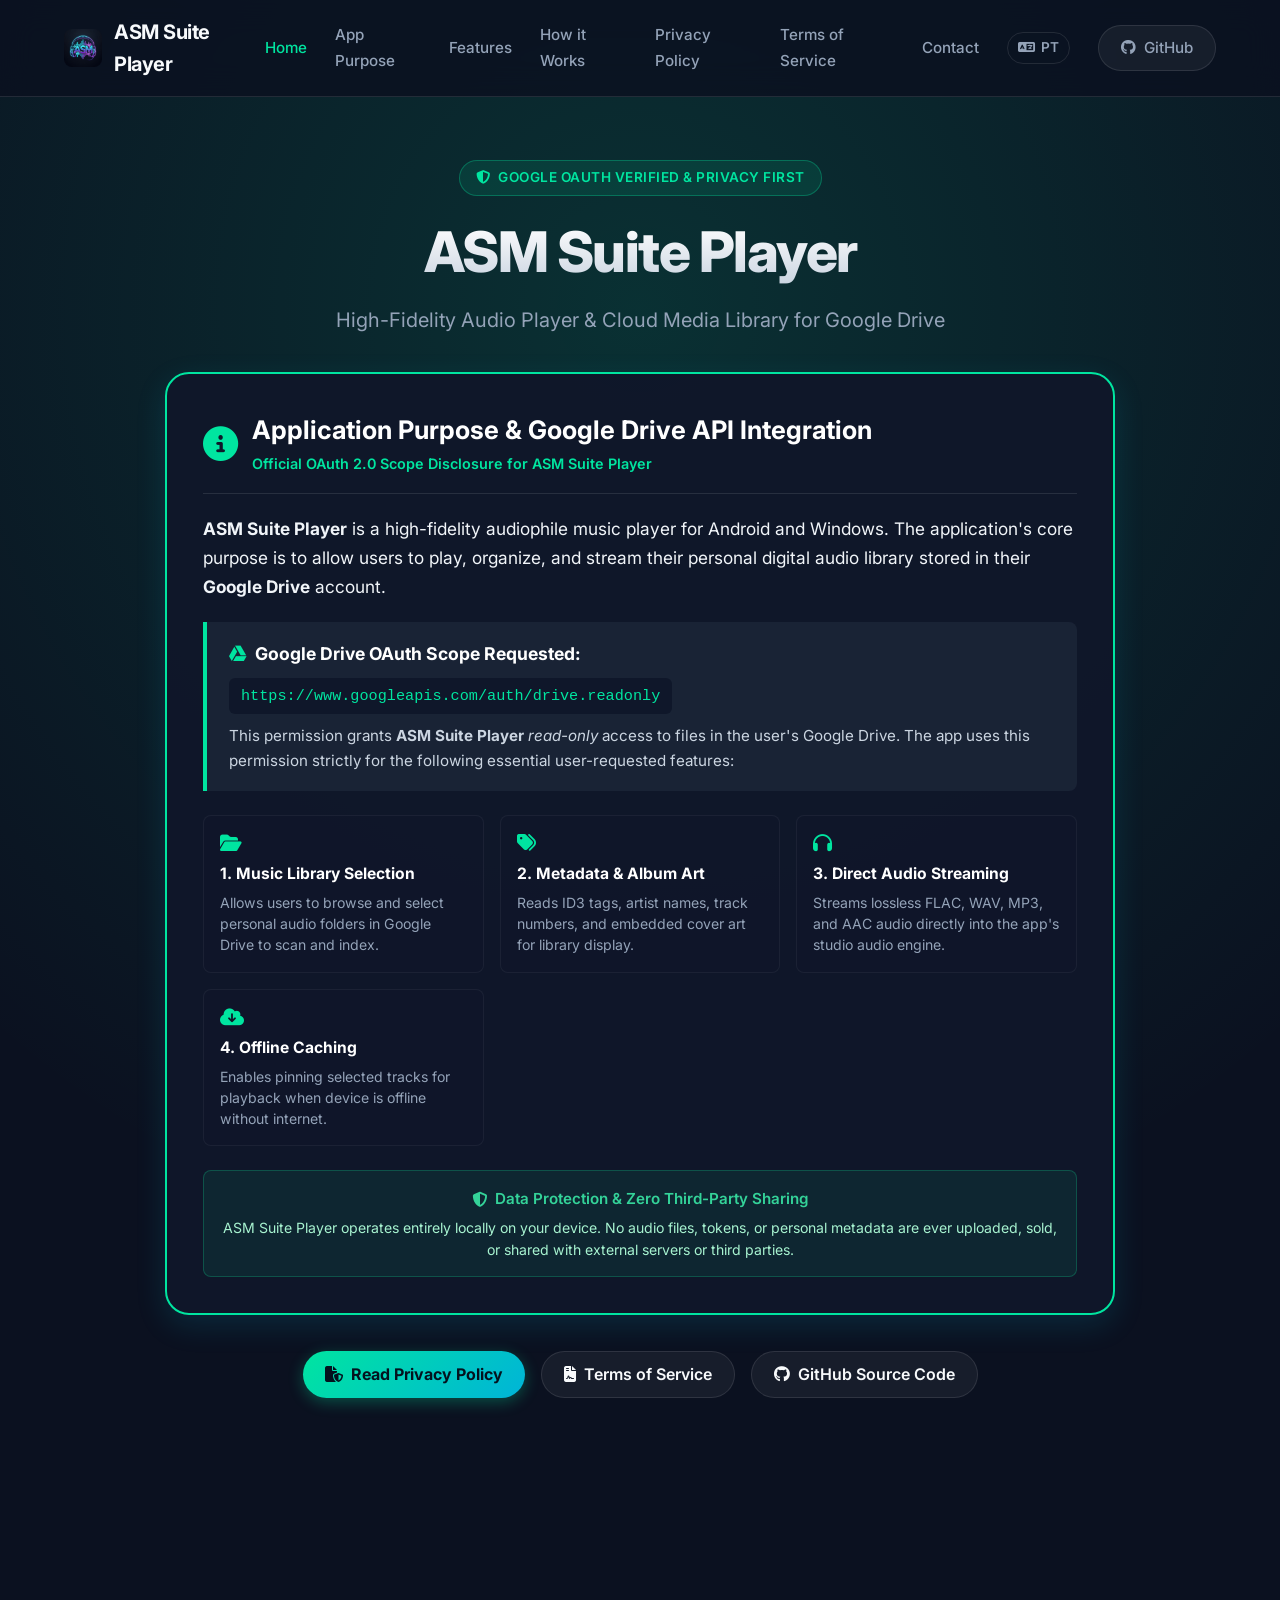
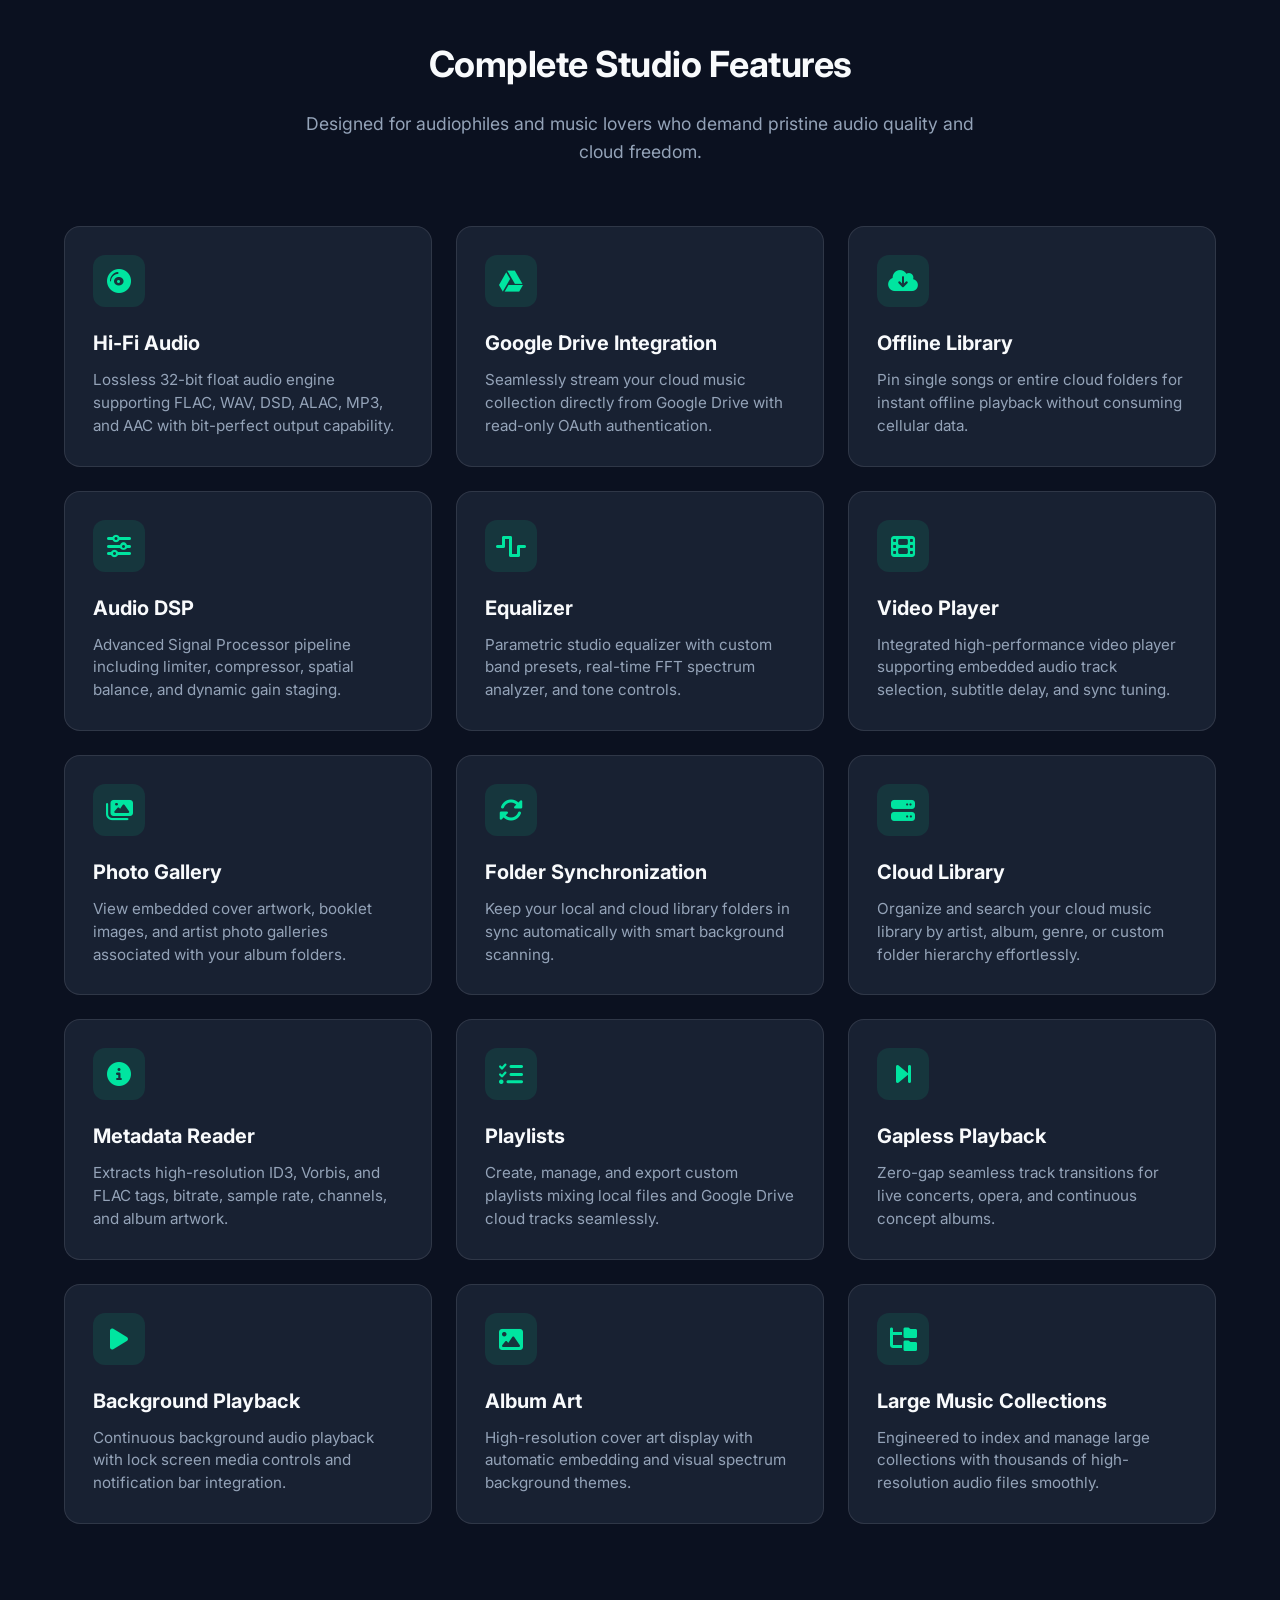
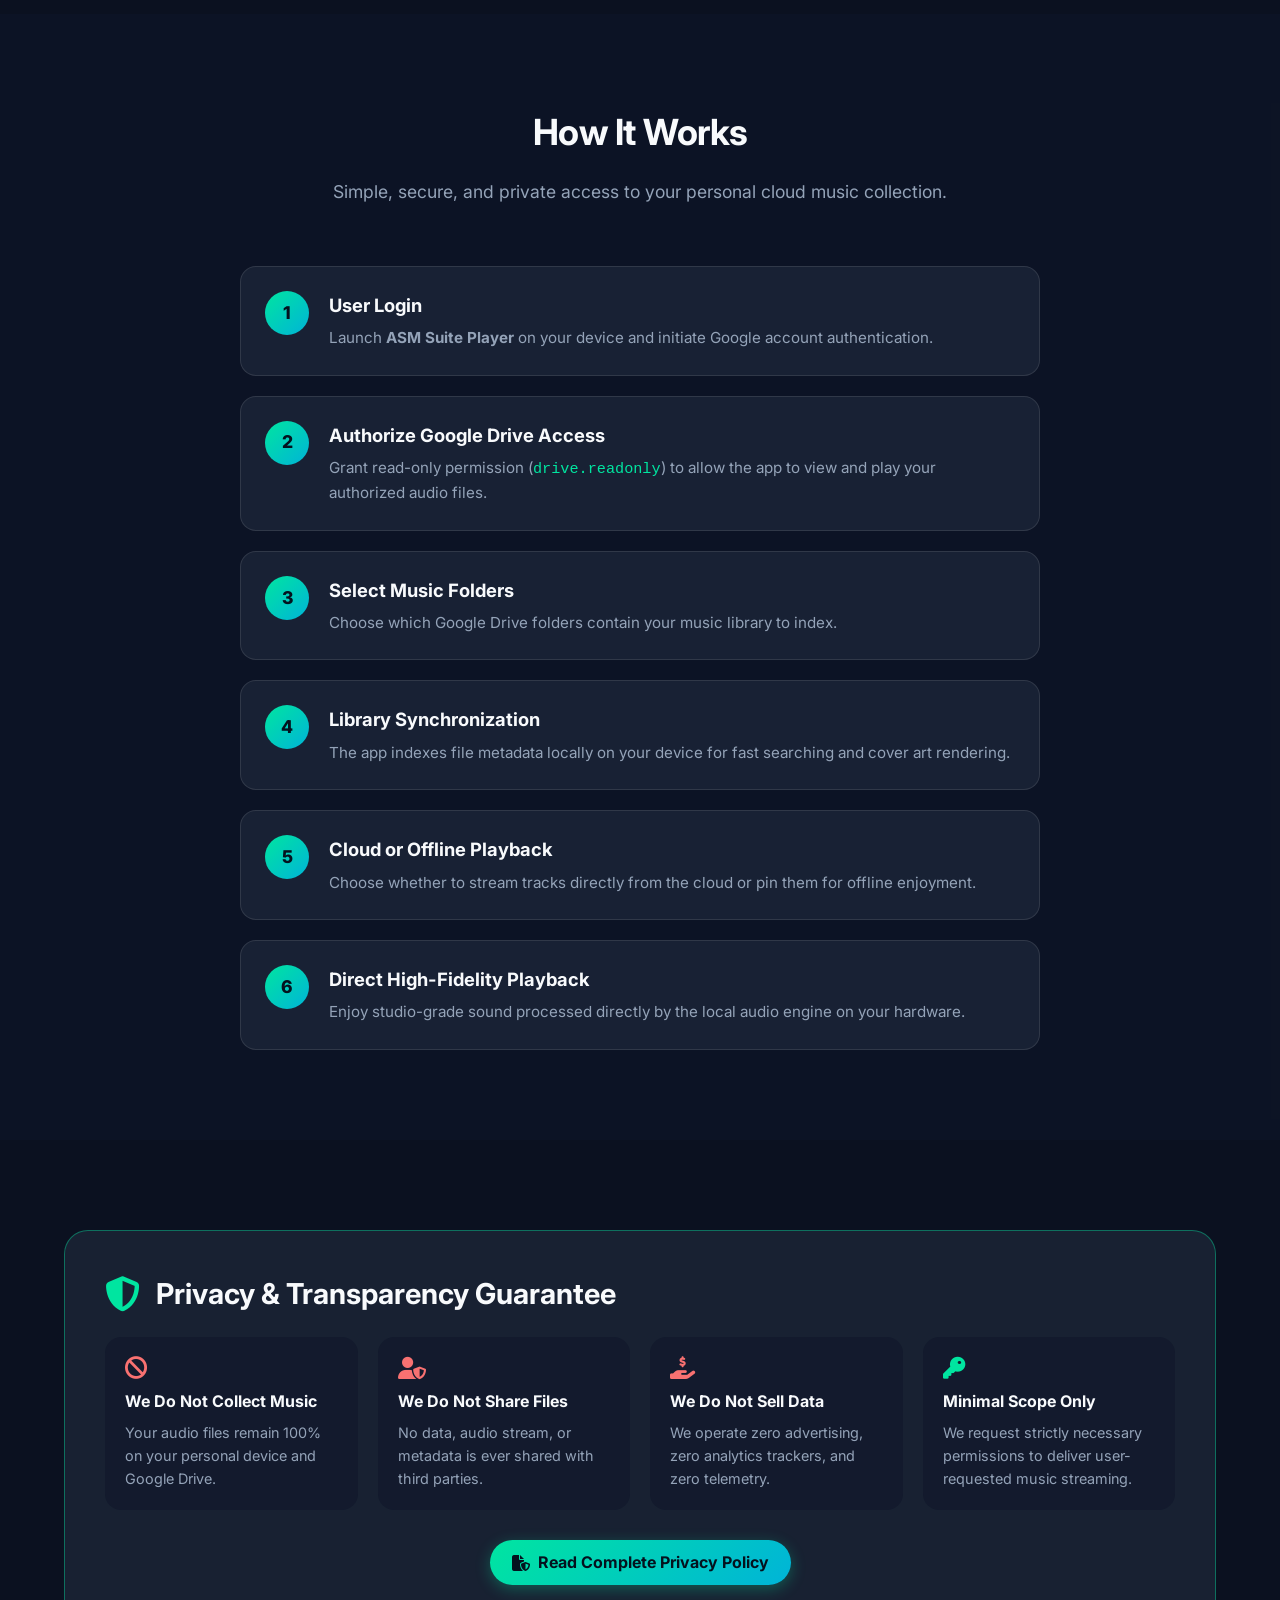
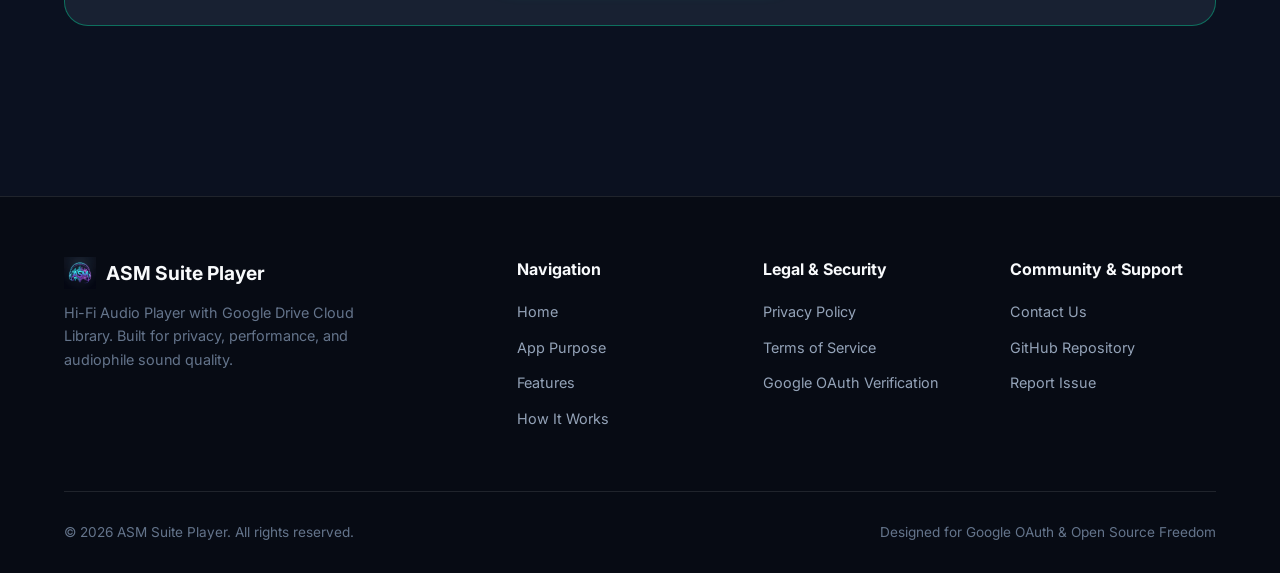
<file: index.html>
<!DOCTYPE html>
<html lang="en">
<head>
  <meta charset="UTF-8">
  <meta name="viewport" content="width=device-width, initial-scale=1.0">
  <title>ASM Suite Player — Official Website & Google Drive Hi-Fi Audio Player</title>
  <meta name="description" content="ASM Suite Player is a high-fidelity audio player that connects to your Google Drive to stream, index, and play your personal music collection.">
  <meta name="keywords" content="ASM Suite Player, Google Drive music player, Hi-Fi audio player, FLAC player, DSP equalizer, offline cloud music">
  <meta name="author" content="ASM Suite Player Team">
  <meta name="robots" content="index, follow">
  <meta name="google-site-verification" content="google3342b60c19189181">
  <meta name="google-site-verification" content="googlef283ab7d643a1a4c">
  <link rel="canonical" href="https://asmplayerhifi-sudo.github.io/asm-suite-player-site/">
  <link rel="alternate" hreflang="en" href="https://asmplayerhifi-sudo.github.io/asm-suite-player-site/">
  <link rel="alternate" hreflang="pt" href="https://asmplayerhifi-sudo.github.io/asm-suite-player-site/pt/">
  <link rel="alternate" hreflang="x-default" href="https://asmplayerhifi-sudo.github.io/asm-suite-player-site/">

  <!-- Open Graph / Facebook -->
  <meta property="og:type" content="website">
  <meta property="og:url" content="https://asmplayerhifi-sudo.github.io/asm-suite-player-site/">
  <meta property="og:title" content="ASM Suite Player — Hi-Fi Audio Player with Google Drive Cloud Library">
  <meta property="og:description" content="ASM Suite Player allows users to stream, index, and play their personal music collection directly from Google Drive.">
  <meta property="og:image" content="https://asmplayerhifi-sudo.github.io/asm-suite-player-site/assets/images/logo.png">

  <!-- Twitter Card -->
  <meta name="twitter:card" content="summary_large_image">
  <meta name="twitter:title" content="ASM Suite Player — Hi-Fi Audio Player">
  <meta name="twitter:description" content="Stream high-fidelity audio from Google Drive with studio equalizer and zero data tracking.">
  <meta name="twitter:image" content="https://asmplayerhifi-sudo.github.io/asm-suite-player-site/assets/images/logo.png">

  <!-- Favicons & Manifest -->
  <link rel="icon" type="image/png" href="assets/images/logo.png">
  <link rel="manifest" href="site.webmanifest">

  <!-- Fonts & Icons -->
  <link rel="preconnect" href="https://fonts.googleapis.com">
  <link rel="preconnect" href="https://fonts.gstatic.com" crossorigin>
  <link href="https://fonts.googleapis.com/css2?family=Inter:wght@400;500;600;700;800&display=swap" rel="stylesheet">
  <link rel="stylesheet" href="https://cdnjs.cloudflare.com/ajax/libs/font-awesome/6.4.0/css/all.min.css">

  <!-- Stylesheet -->
  <link rel="stylesheet" href="assets/css/style.css">

  <!-- JSON-LD Structured Data -->
  <script type="application/ld+json">
  {
    "@context": "https://schema.org",
    "@type": "SoftwareApplication",
    "name": "ASM Suite Player",
    "operatingSystem": "Android, Windows",
    "applicationCategory": "MultimediaApplication",
    "description": "ASM Suite Player is a high-fidelity audio player and personal media manager for Android and Windows. Stream, index, and play your music collection directly from Google Drive with read-only access (drive.readonly).",
    "url": "https://asmplayerhifi-sudo.github.io/asm-suite-player-site/",
    "logo": "https://asmplayerhifi-sudo.github.io/asm-suite-player-site/assets/images/logo.png",
    "image": "https://asmplayerhifi-sudo.github.io/asm-suite-player-site/assets/images/logo.png",
    "author": {
      "@type": "Person",
      "name": "Anderson F. Canel"
    },
    "offers": {
      "@type": "Offer",
      "price": "0",
      "priceCurrency": "USD"
    },
    "sameAs": [
      "https://github.com/AndersonFCanel/ASM-Suite-Player"
    ]
  }
  </script>
</head>
<body>

  <!-- Navigation Bar -->
  <header class="navbar">
    <div class="container nav-container">
      <a href="index.html" class="brand-logo">
        <img src="assets/images/logo.png" alt="ASM Suite Player Logo">
        <span>ASM Suite Player</span>
      </a>

      <button class="mobile-toggle" id="mobileToggle" aria-label="Toggle Navigation">
        <i class="fa-solid fa-bars"></i>
      </button>

      <ul class="nav-links" id="navLinks">
        <li><a href="index.html" class="active">Home</a></li>
        <li><a href="#purpose">App Purpose</a></li>
        <li><a href="#features">Features</a></li>
        <li><a href="#how-it-works">How it Works</a></li>
        <li><a href="privacy.html">Privacy Policy</a></li>
        <li><a href="terms.html">Terms of Service</a></li>
        <li><a href="contact.html">Contact</a></li>
        <li><a href="pt/index.html" class="lang-switch" hreflang="pt" lang="pt" title="Português"><i class="fa-solid fa-language"></i> PT</a></li>
        <li>
          <a href="https://github.com/AndersonFCanel/ASM-Suite-Player" target="_blank" rel="noopener" class="btn-outline">
            <i class="fa-brands fa-github"></i> GitHub
          </a>
        </li>
      </ul>
    </div>
  </header>

  <!-- Hero Section -->
  <section class="hero">
    <div class="container">
      <div class="hero-badge">
        <i class="fa-solid fa-shield-halved"></i> Google OAuth Verified & Privacy First
      </div>

      <h1 class="hero-title">ASM Suite Player</h1>
      <p class="hero-subtitle">High-Fidelity Audio Player & Cloud Media Library for Google Drive</p>

      <!-- EXPLICIT APPLICATION PURPOSE BOX FOR GOOGLE VERIFICATION -->
      <div style="background: rgba(15, 23, 42, 0.95); border: 2px solid var(--accent-cyan); border-radius: var(--radius-lg); padding: 36px; margin: 0 auto 36px; max-width: 950px; text-align: left; box-shadow: 0 10px 30px rgba(6, 182, 212, 0.15);" id="purpose">
        <div style="display: flex; align-items: center; gap: 14px; margin-bottom: 20px; border-bottom: 1px solid rgba(255,255,255,0.1); padding-bottom: 16px;">
          <i class="fa-solid fa-circle-info" style="font-size: 2.2rem; color: var(--accent-cyan);"></i>
          <div>
            <h2 style="font-size: 1.6rem; color: #FFFFFF; margin: 0;">Application Purpose & Google Drive API Integration</h2>
            <span style="color: var(--accent-cyan); font-size: 0.9rem; font-weight: 600;">Official OAuth 2.0 Scope Disclosure for ASM Suite Player</span>
          </div>
        </div>

        <p style="color: #F1F5F9; font-size: 1.08rem; line-height: 1.7; margin-bottom: 20px;">
          <strong>ASM Suite Player</strong> is a high-fidelity audiophile music player for Android and Windows. The application's core purpose is to allow users to play, organize, and stream their personal digital audio library stored in their <strong>Google Drive</strong> account.
        </p>

        <div style="background: rgba(30, 41, 59, 0.7); border-left: 4px solid var(--accent-cyan); padding: 18px 22px; border-radius: 0 8px 8px 0; margin-bottom: 24px;">
          <h3 style="color: #FFFFFF; font-size: 1.1rem; margin: 0 0 10px 0; display: flex; align-items: center; gap: 8px;">
            <i class="fa-brands fa-google-drive" style="color: var(--accent-cyan);"></i>
            Google Drive OAuth Scope Requested:
          </h3>
          <code style="background: rgba(15, 23, 42, 0.9); padding: 6px 12px; border-radius: 6px; color: var(--accent-cyan); font-size: 0.95rem; font-family: monospace; display: inline-block; margin-bottom: 10px;">https://www.googleapis.com/auth/drive.readonly</code>
          <p style="color: #CBD5E1; font-size: 0.95rem; line-height: 1.6; margin: 0;">
            This permission grants <strong>ASM Suite Player</strong> <em>read-only</em> access to files in the user's Google Drive. The app uses this permission strictly for the following essential user-requested features:
          </p>
        </div>

        <div style="display: grid; grid-template-columns: repeat(auto-fit, minmax(260px, 1fr)); gap: 16px; margin-bottom: 24px;">
          <div style="background: rgba(15, 23, 42, 0.6); padding: 16px; border-radius: 8px; border: 1px solid rgba(255,255,255,0.05);">
            <i class="fa-solid fa-folder-open" style="color: var(--accent-cyan); font-size: 1.2rem; margin-bottom: 8px;"></i>
            <h4 style="color: #FFFFFF; margin: 0 0 6px 0; font-size: 0.98rem;">1. Music Library Selection</h4>
            <p style="color: #94A3B8; font-size: 0.88rem; margin: 0; line-height: 1.5;">Allows users to browse and select personal audio folders in Google Drive to scan and index.</p>
          </div>

          <div style="background: rgba(15, 23, 42, 0.6); padding: 16px; border-radius: 8px; border: 1px solid rgba(255,255,255,0.05);">
            <i class="fa-solid fa-tags" style="color: var(--accent-cyan); font-size: 1.2rem; margin-bottom: 8px;"></i>
            <h4 style="color: #FFFFFF; margin: 0 0 6px 0; font-size: 0.98rem;">2. Metadata & Album Art</h4>
            <p style="color: #94A3B8; font-size: 0.88rem; margin: 0; line-height: 1.5;">Reads ID3 tags, artist names, track numbers, and embedded cover art for library display.</p>
          </div>

          <div style="background: rgba(15, 23, 42, 0.6); padding: 16px; border-radius: 8px; border: 1px solid rgba(255,255,255,0.05);">
            <i class="fa-solid fa-headphones" style="color: var(--accent-cyan); font-size: 1.2rem; margin-bottom: 8px;"></i>
            <h4 style="color: #FFFFFF; margin: 0 0 6px 0; font-size: 0.98rem;">3. Direct Audio Streaming</h4>
            <p style="color: #94A3B8; font-size: 0.88rem; margin: 0; line-height: 1.5;">Streams lossless FLAC, WAV, MP3, and AAC audio directly into the app's studio audio engine.</p>
          </div>

          <div style="background: rgba(15, 23, 42, 0.6); padding: 16px; border-radius: 8px; border: 1px solid rgba(255,255,255,0.05);">
            <i class="fa-solid fa-cloud-arrow-down" style="color: var(--accent-cyan); font-size: 1.2rem; margin-bottom: 8px;"></i>
            <h4 style="color: #FFFFFF; margin: 0 0 6px 0; font-size: 0.98rem;">4. Offline Caching</h4>
            <p style="color: #94A3B8; font-size: 0.88rem; margin: 0; line-height: 1.5;">Enables pinning selected tracks for playback when device is offline without internet.</p>
          </div>
        </div>

        <div style="background: rgba(16, 185, 129, 0.1); border: 1px solid rgba(16, 185, 129, 0.3); border-radius: 8px; padding: 16px; text-align: center;">
          <p style="color: #34D399; font-size: 0.95rem; font-weight: 600; margin: 0; display: flex; align-items: center; justify-content: center; gap: 8px;">
            <i class="fa-solid fa-shield-halved"></i> Data Protection & Zero Third-Party Sharing
          </p>
          <p style="color: #A7F3D0; font-size: 0.88rem; margin: 6px 0 0 0; line-height: 1.5;">
            ASM Suite Player operates entirely locally on your device. No audio files, tokens, or personal metadata are ever uploaded, sold, or shared with external servers or third parties.
          </p>
        </div>
      </div>

      <div class="hero-actions">
        <a href="privacy.html" class="btn-cta">
          <i class="fa-solid fa-file-shield"></i> Read Privacy Policy
        </a>
        <a href="terms.html" class="btn-outline">
          <i class="fa-solid fa-file-contract"></i> Terms of Service
        </a>
        <a href="https://github.com/AndersonFCanel/ASM-Suite-Player" target="_blank" rel="noopener" class="btn-outline">
          <i class="fa-brands fa-github"></i> GitHub Source Code
        </a>
      </div>
    </div>
  </section>

  <!-- Features Section -->
  <section class="section" id="features">
    <div class="container">
      <h2 class="section-title">Complete Studio Features</h2>
      <p class="section-subtitle">Designed for audiophiles and music lovers who demand pristine audio quality and cloud freedom.</p>

      <div class="grid-cards">
        <div class="card">
          <div class="card-icon"><i class="fa-solid fa-compact-disc"></i></div>
          <h3 class="card-title">Hi-Fi Audio</h3>
          <p class="card-desc">Lossless 32-bit float audio engine supporting FLAC, WAV, DSD, ALAC, MP3, and AAC with bit-perfect output capability.</p>
        </div>

        <div class="card">
          <div class="card-icon"><i class="fa-brands fa-google-drive"></i></div>
          <h3 class="card-title">Google Drive Integration</h3>
          <p class="card-desc">Seamlessly stream your cloud music collection directly from Google Drive with read-only OAuth authentication.</p>
        </div>

        <div class="card">
          <div class="card-icon"><i class="fa-solid fa-cloud-arrow-down"></i></div>
          <h3 class="card-title">Offline Library</h3>
          <p class="card-desc">Pin single songs or entire cloud folders for instant offline playback without consuming cellular data.</p>
        </div>

        <div class="card">
          <div class="card-icon"><i class="fa-solid fa-sliders"></i></div>
          <h3 class="card-title">Audio DSP</h3>
          <p class="card-desc">Advanced Signal Processor pipeline including limiter, compressor, spatial balance, and dynamic gain staging.</p>
        </div>

        <div class="card">
          <div class="card-icon"><i class="fa-solid fa-wave-square"></i></div>
          <h3 class="card-title">Equalizer</h3>
          <p class="card-desc">Parametric studio equalizer with custom band presets, real-time FFT spectrum analyzer, and tone controls.</p>
        </div>

        <div class="card">
          <div class="card-icon"><i class="fa-solid fa-film"></i></div>
          <h3 class="card-title">Video Player</h3>
          <p class="card-desc">Integrated high-performance video player supporting embedded audio track selection, subtitle delay, and sync tuning.</p>
        </div>

        <div class="card">
          <div class="card-icon"><i class="fa-solid fa-images"></i></div>
          <h3 class="card-title">Photo Gallery</h3>
          <p class="card-desc">View embedded cover artwork, booklet images, and artist photo galleries associated with your album folders.</p>
        </div>

        <div class="card">
          <div class="card-icon"><i class="fa-solid fa-rotate"></i></div>
          <h3 class="card-title">Folder Synchronization</h3>
          <p class="card-desc">Keep your local and cloud library folders in sync automatically with smart background scanning.</p>
        </div>

        <div class="card">
          <div class="card-icon"><i class="fa-solid fa-server"></i></div>
          <h3 class="card-title">Cloud Library</h3>
          <p class="card-desc">Organize and search your cloud music library by artist, album, genre, or custom folder hierarchy effortlessly.</p>
        </div>

        <div class="card">
          <div class="card-icon"><i class="fa-solid fa-circle-info"></i></div>
          <h3 class="card-title">Metadata Reader</h3>
          <p class="card-desc">Extracts high-resolution ID3, Vorbis, and FLAC tags, bitrate, sample rate, channels, and album artwork.</p>
        </div>

        <div class="card">
          <div class="card-icon"><i class="fa-solid fa-list-check"></i></div>
          <h3 class="card-title">Playlists</h3>
          <p class="card-desc">Create, manage, and export custom playlists mixing local files and Google Drive cloud tracks seamlessly.</p>
        </div>

        <div class="card">
          <div class="card-icon"><i class="fa-solid fa-forward-step"></i></div>
          <h3 class="card-title">Gapless Playback</h3>
          <p class="card-desc">Zero-gap seamless track transitions for live concerts, opera, and continuous concept albums.</p>
        </div>

        <div class="card">
          <div class="card-icon"><i class="fa-solid fa-play"></i></div>
          <h3 class="card-title">Background Playback</h3>
          <p class="card-desc">Continuous background audio playback with lock screen media controls and notification bar integration.</p>
        </div>

        <div class="card">
          <div class="card-icon"><i class="fa-solid fa-image"></i></div>
          <h3 class="card-title">Album Art</h3>
          <p class="card-desc">High-resolution cover art display with automatic embedding and visual spectrum background themes.</p>
        </div>

        <div class="card">
          <div class="card-icon"><i class="fa-solid fa-folder-tree"></i></div>
          <h3 class="card-title">Large Music Collections</h3>
          <p class="card-desc">Engineered to index and manage large collections with thousands of high-resolution audio files smoothly.</p>
        </div>
      </div>
    </div>
  </section>

  <!-- How It Works Section -->
  <section class="section" id="how-it-works" style="background: rgba(15, 23, 42, 0.5);">
    <div class="container">
      <h2 class="section-title">How It Works</h2>
      <p class="section-subtitle">Simple, secure, and private access to your personal cloud music collection.</p>

      <div class="workflow-steps">
        <div class="step-item">
          <div class="step-number">1</div>
          <div class="step-content">
            <h3>User Login</h3>
            <p>Launch <strong>ASM Suite Player</strong> on your device and initiate Google account authentication.</p>
          </div>
        </div>

        <div class="step-item">
          <div class="step-number">2</div>
          <div class="step-content">
            <h3>Authorize Google Drive Access</h3>
            <p>Grant read-only permission (<code style="color: var(--accent-cyan);">drive.readonly</code>) to allow the app to view and play your authorized audio files.</p>
          </div>
        </div>

        <div class="step-item">
          <div class="step-number">3</div>
          <div class="step-content">
            <h3>Select Music Folders</h3>
            <p>Choose which Google Drive folders contain your music library to index.</p>
          </div>
        </div>

        <div class="step-item">
          <div class="step-number">4</div>
          <div class="step-content">
            <h3>Library Synchronization</h3>
            <p>The app indexes file metadata locally on your device for fast searching and cover art rendering.</p>
          </div>
        </div>

        <div class="step-item">
          <div class="step-number">5</div>
          <div class="step-content">
            <h3>Cloud or Offline Playback</h3>
            <p>Choose whether to stream tracks directly from the cloud or pin them for offline enjoyment.</p>
          </div>
        </div>

        <div class="step-item">
          <div class="step-number">6</div>
          <div class="step-content">
            <h3>Direct High-Fidelity Playback</h3>
            <p>Enjoy studio-grade sound processed directly by the local audio engine on your hardware.</p>
          </div>
        </div>
      </div>
    </div>
  </section>

  <!-- Privacy Summary Section -->
  <section class="section" id="privacy">
    <div class="container">
      <div style="background: var(--bg-card); border: 1px solid var(--border-active); border-radius: var(--radius-lg); padding: 40px;" class="glassmorphism">
        <div style="display: flex; align-items: center; gap: 16px; margin-bottom: 20px;">
          <i class="fa-solid fa-shield-halved" style="font-size: 2.2rem; color: var(--accent-cyan);"></i>
          <h2 style="font-size: 1.8rem;">Privacy & Transparency Guarantee</h2>
        </div>

        <div style="display: grid; grid-template-columns: repeat(auto-fit, minmax(240px, 1fr)); gap: 20px; margin-bottom: 30px;">
          <div style="background: rgba(15, 23, 42, 0.6); padding: 20px; border-radius: var(--radius-md);">
            <i class="fa-solid fa-ban" style="color: #F87171; font-size: 1.4rem; margin-bottom: 10px;"></i>
            <h4 style="margin-bottom: 6px;">We Do Not Collect Music</h4>
            <p style="color: var(--text-muted); font-size: 0.9rem;">Your audio files remain 100% on your personal device and Google Drive.</p>
          </div>

          <div style="background: rgba(15, 23, 42, 0.6); padding: 20px; border-radius: var(--radius-md);">
            <i class="fa-solid fa-user-shield" style="color: #F87171; font-size: 1.4rem; margin-bottom: 10px;"></i>
            <h4 style="margin-bottom: 6px;">We Do Not Share Files</h4>
            <p style="color: var(--text-muted); font-size: 0.9rem;">No data, audio stream, or metadata is ever shared with third parties.</p>
          </div>

          <div style="background: rgba(15, 23, 42, 0.6); padding: 20px; border-radius: var(--radius-md);">
            <i class="fa-solid fa-hand-holding-dollar" style="color: #F87171; font-size: 1.4rem; margin-bottom: 10px;"></i>
            <h4 style="margin-bottom: 6px;">We Do Not Sell Data</h4>
            <p style="color: var(--text-muted); font-size: 0.9rem;">We operate zero advertising, zero analytics trackers, and zero telemetry.</p>
          </div>

          <div style="background: rgba(15, 23, 42, 0.6); padding: 20px; border-radius: var(--radius-md);">
            <i class="fa-solid fa-key" style="color: var(--accent-cyan); font-size: 1.4rem; margin-bottom: 10px;"></i>
            <h4 style="margin-bottom: 6px;">Minimal Scope Only</h4>
            <p style="color: var(--text-muted); font-size: 0.9rem;">We request strictly necessary permissions to deliver user-requested music streaming.</p>
          </div>
        </div>

        <div style="text-align: center;">
          <a href="privacy.html" class="btn-cta">
            <i class="fa-solid fa-file-shield"></i> Read Complete Privacy Policy
          </a>
        </div>
      </div>
    </div>
  </section>

  <!-- Footer -->
  <footer class="footer">
    <div class="container">
      <div class="footer-grid">
        <div class="footer-brand">
          <div style="display: flex; align-items: center; gap: 10px; margin-bottom: 12px;">
            <img src="assets/images/logo.png" alt="ASM Suite Player Logo" style="width: 32px; height: 32px;">
            <h3 style="margin: 0; font-size: 1.2rem;">ASM Suite Player</h3>
          </div>
          <p>Hi-Fi Audio Player with Google Drive Cloud Library. Built for privacy, performance, and audiophile sound quality.</p>
        </div>

        <div class="footer-col">
          <h4>Navigation</h4>
          <ul>
            <li><a href="index.html">Home</a></li>
            <li><a href="#purpose">App Purpose</a></li>
            <li><a href="#features">Features</a></li>
            <li><a href="#how-it-works">How It Works</a></li>
          </ul>
        </div>

        <div class="footer-col">
          <h4>Legal & Security</h4>
          <ul>
            <li><a href="privacy.html">Privacy Policy</a></li>
            <li><a href="terms.html">Terms of Service</a></li>
            <li><a href="https://support.google.com/cloud/answer/15549049" target="_blank" rel="noopener">Google OAuth Verification</a></li>
          </ul>
        </div>

        <div class="footer-col">
          <h4>Community & Support</h4>
          <ul>
            <li><a href="contact.html">Contact Us</a></li>
            <li><a href="https://github.com/AndersonFCanel/ASM-Suite-Player" target="_blank" rel="noopener">GitHub Repository</a></li>
            <li><a href="https://github.com/AndersonFCanel/ASM-Suite-Player/issues" target="_blank" rel="noopener">Report Issue</a></li>
          </ul>
        </div>
      </div>

      <div class="footer-bottom">
        <div>&copy; 2026 ASM Suite Player. All rights reserved.</div>
        <div>Designed for Google OAuth & Open Source Freedom</div>
      </div>
    </div>
  </footer>

  <script src="assets/js/main.js"></script>
</body>
</html>
</file>
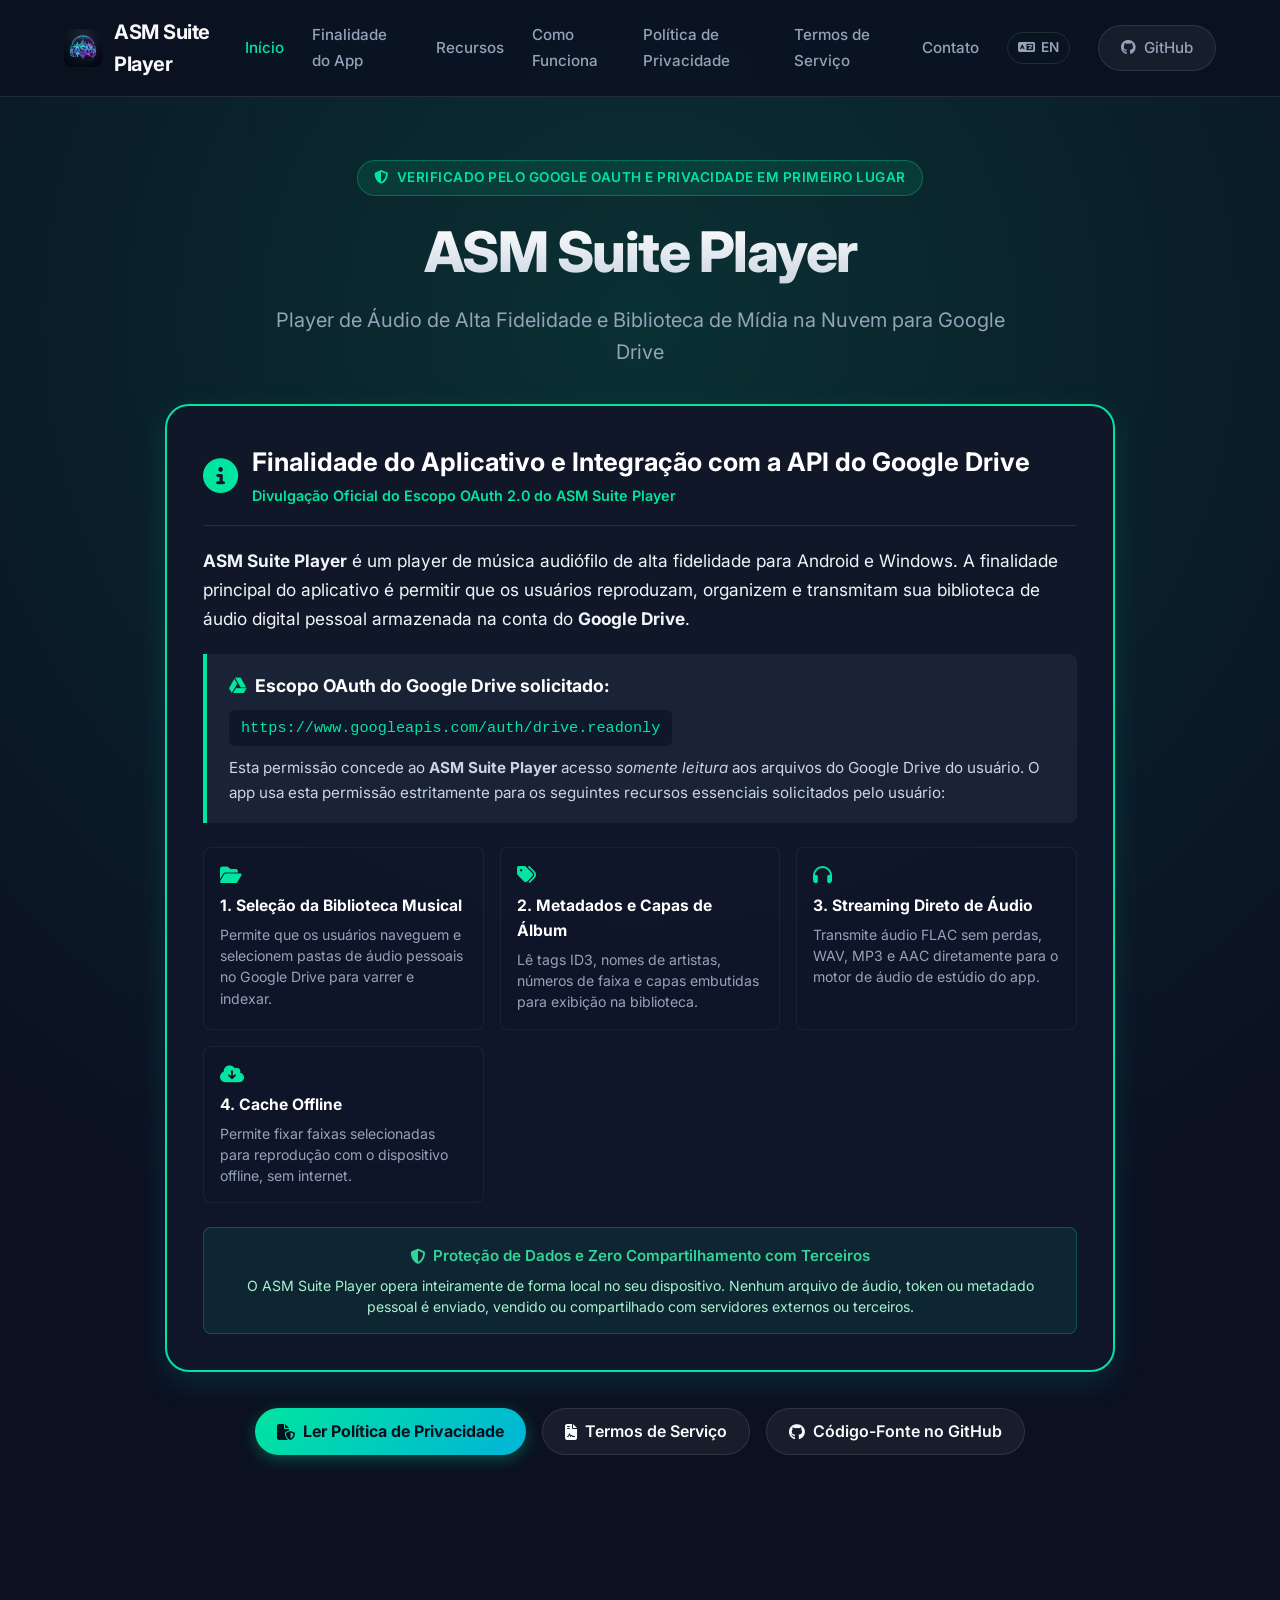
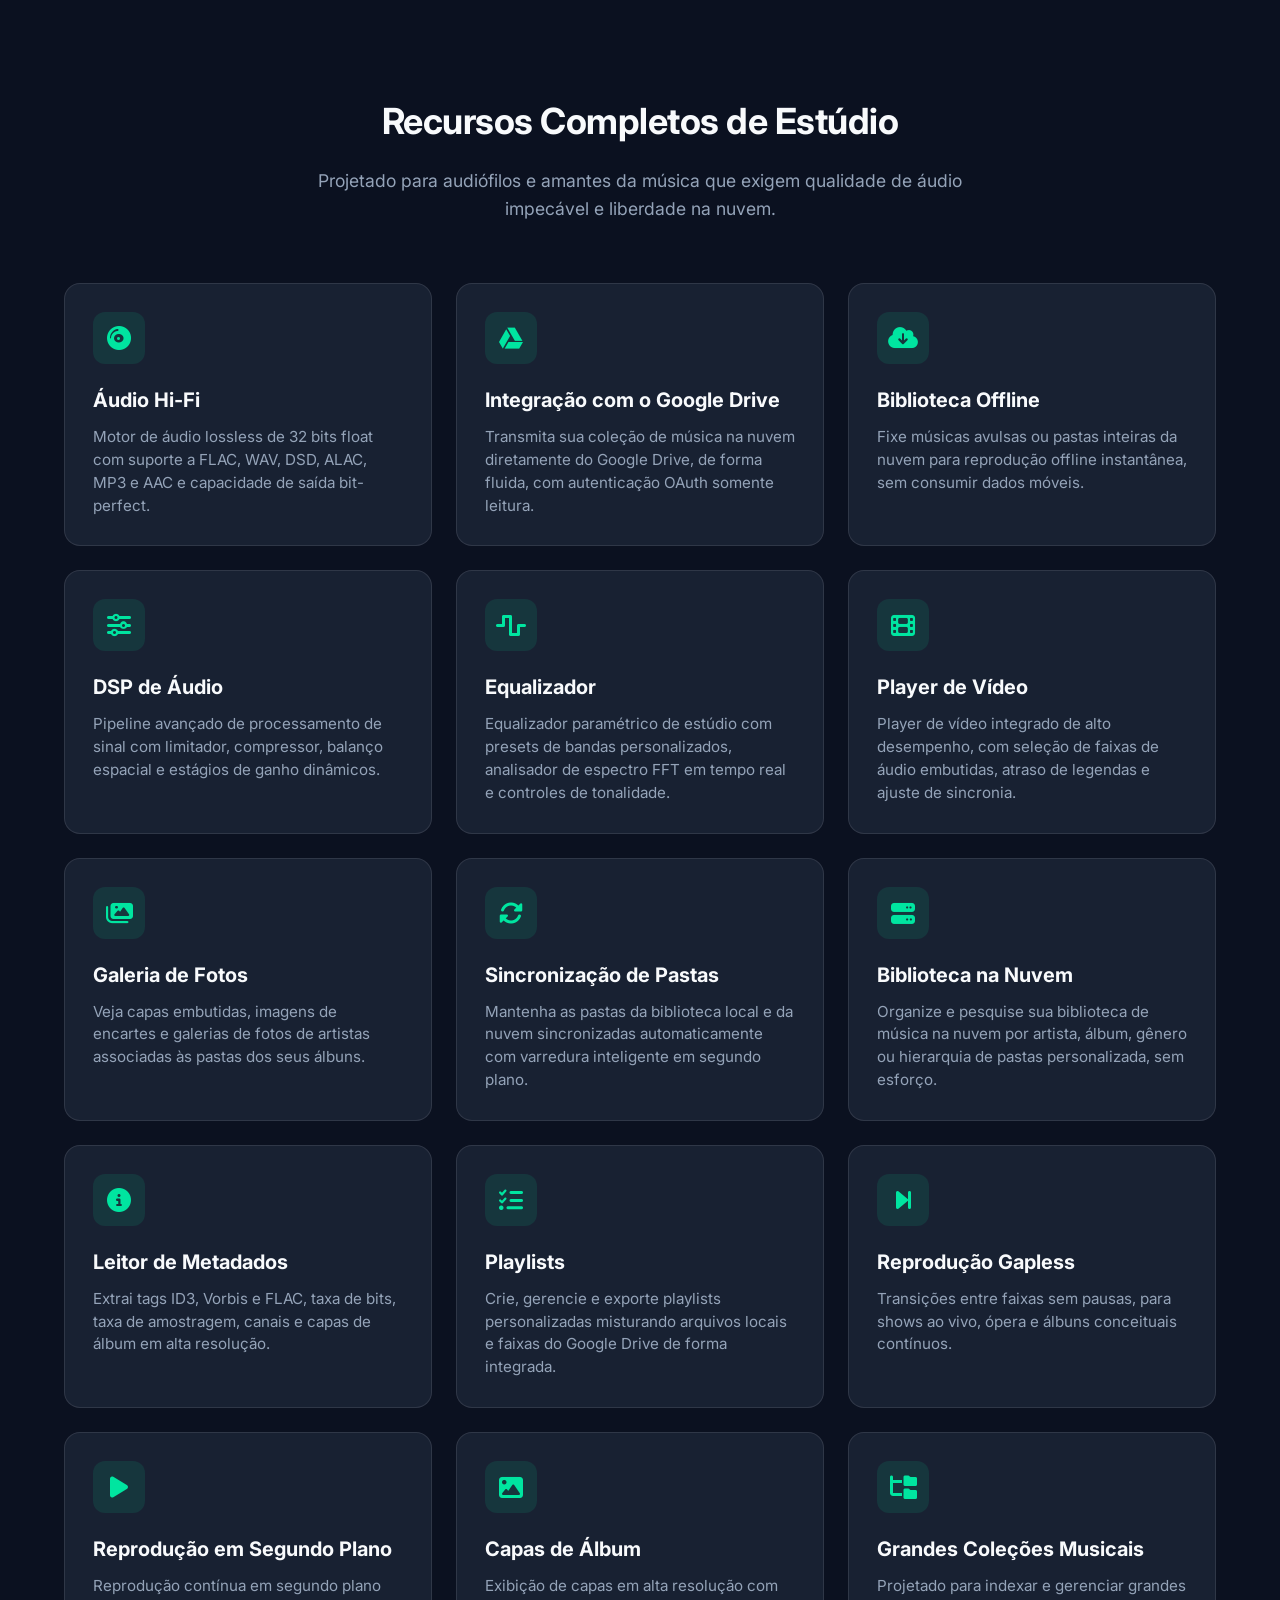
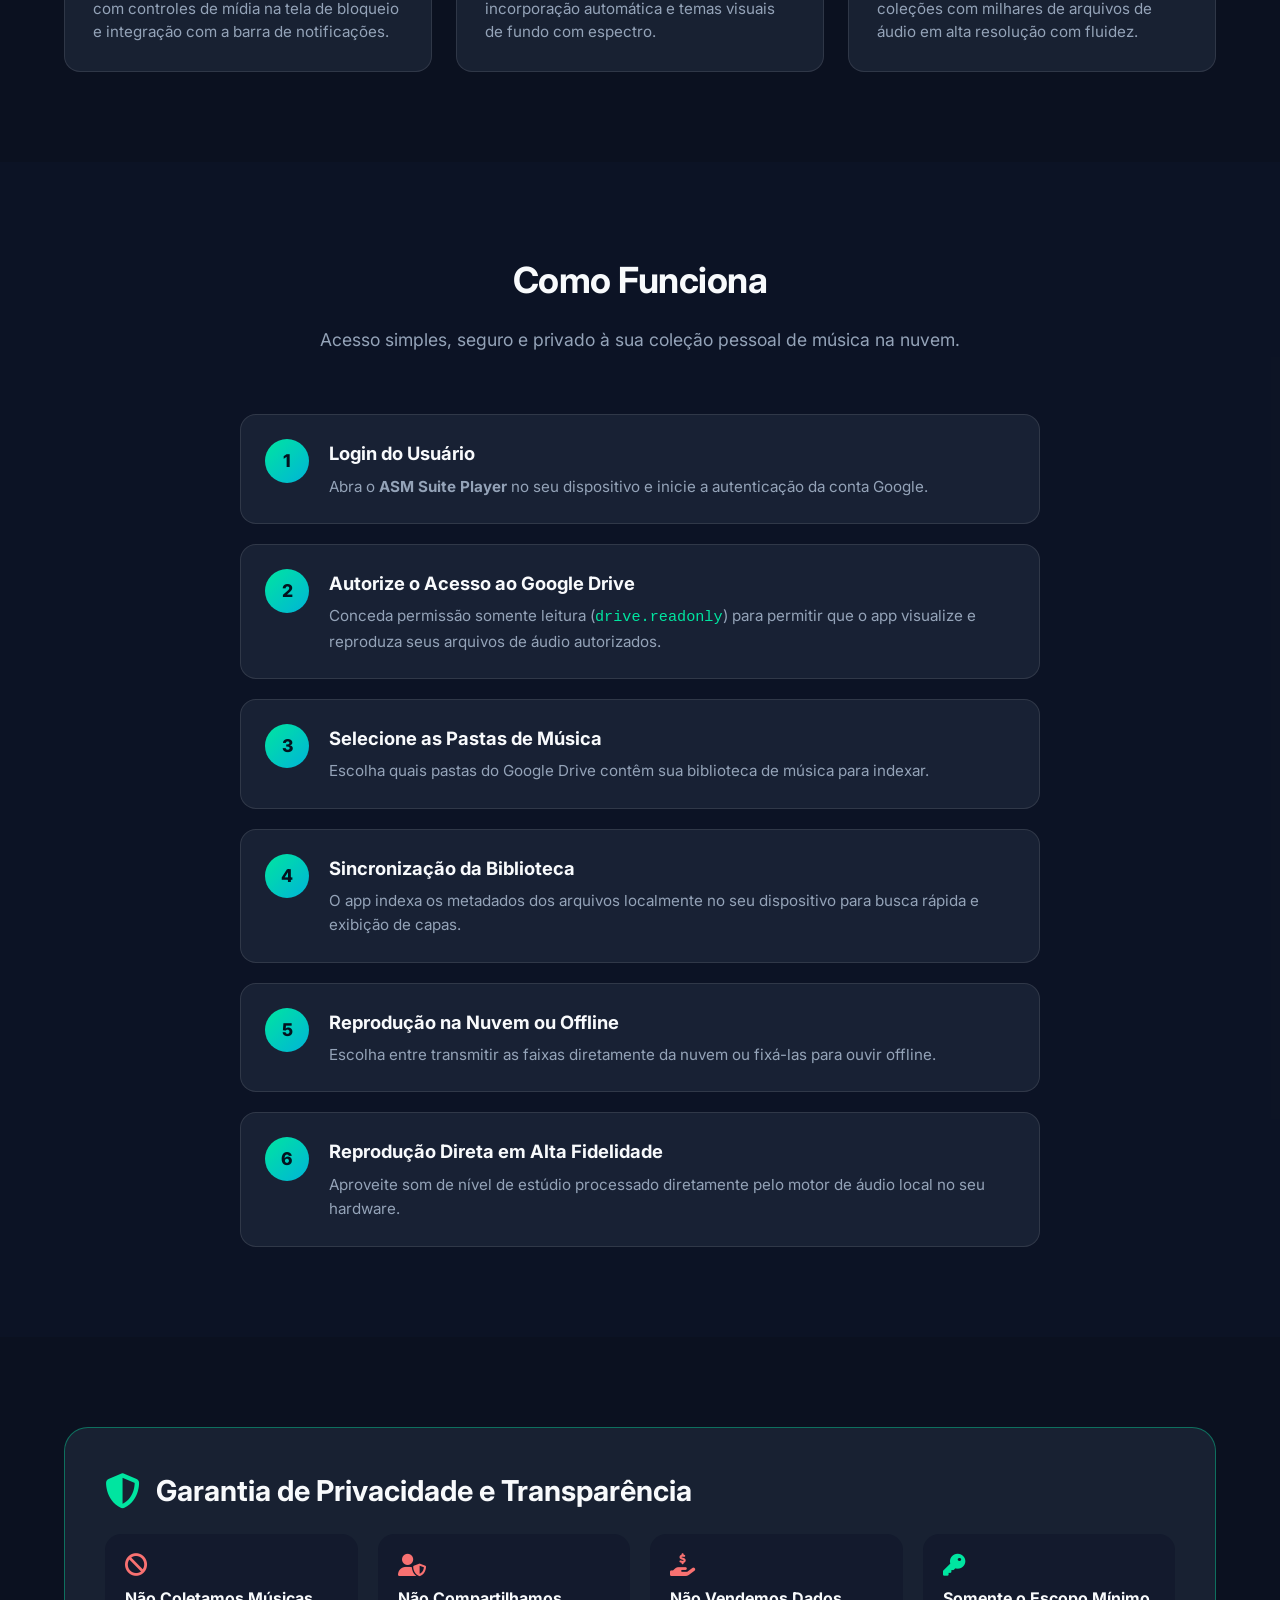
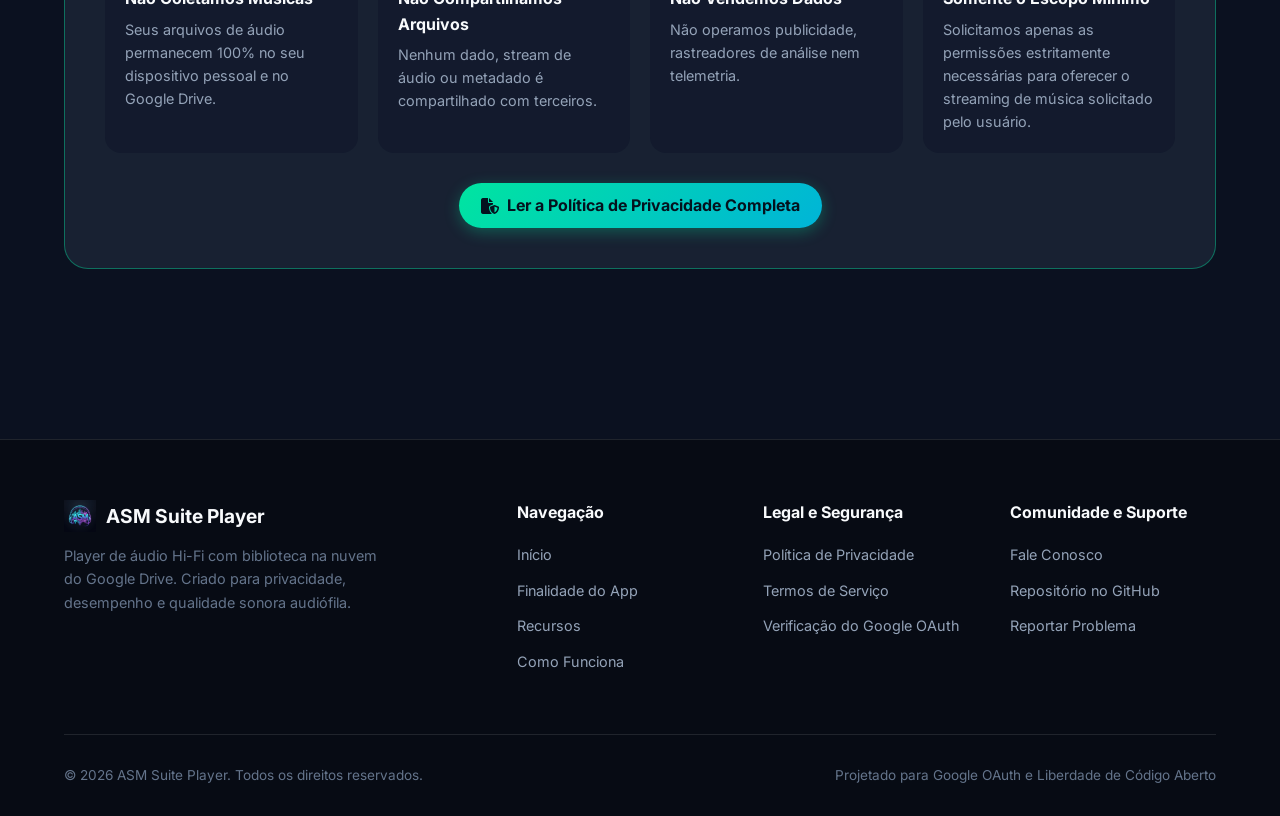
<file: pt/index.html>
<!DOCTYPE html>
<html lang="pt-BR">
<head>
  <meta charset="UTF-8">
  <meta name="viewport" content="width=device-width, initial-scale=1.0">
  <title>ASM Suite Player — Site Oficial e Player de Áudio Hi-Fi para Google Drive</title>
  <meta name="description" content="O ASM Suite Player é um player de áudio de alta fidelidade que se conecta ao seu Google Drive para transmitir, indexar e reproduzir sua coleção pessoal de música.">
  <meta name="keywords" content="ASM Suite Player, player de música Google Drive, player de áudio Hi-Fi, player FLAC, equalizador DSP, música na nuvem offline">
  <meta name="author" content="ASM Suite Player Team">
  <meta name="robots" content="index, follow">
  <meta name="google-site-verification" content="google3342b60c19189181">
  <meta name="google-site-verification" content="googlef283ab7d643a1a4c">
  <link rel="canonical" href="https://asmplayerhifi-sudo.github.io/asm-suite-player-site/pt/">
  <link rel="alternate" hreflang="pt-BR" href="https://asmplayerhifi-sudo.github.io/asm-suite-player-site/">
  <link rel="alternate" hreflang="pt" href="https://asmplayerhifi-sudo.github.io/asm-suite-player-site/pt/">
  <link rel="alternate" hreflang="x-default" href="https://asmplayerhifi-sudo.github.io/asm-suite-player-site/">

  <!-- Open Graph / Facebook -->
  <meta property="og:type" content="website">
  <meta property="og:url" content="https://asmplayerhifi-sudo.github.io/asm-suite-player-site/pt/">
  <meta property="og:title" content="ASM Suite Player — Player de Áudio Hi-Fi com Biblioteca na Nuvem do Google Drive">
  <meta property="og:description" content="O ASM Suite Player permite transmitir, indexar e reproduzir sua coleção pessoal de música diretamente do Google Drive.">
  <meta property="og:image" content="https://asmplayerhifi-sudo.github.io/asm-suite-player-site/assets/images/logo.png">

  <!-- Twitter Card -->
  <meta name="twitter:card" content="summary_large_image">
  <meta name="twitter:title" content="ASM Suite Player — Player de Áudio Hi-Fi">
  <meta name="twitter:description" content="Transmita áudio de alta fidelidade do Google Drive com equalizador de estúdio e zero rastreamento de dados.">
  <meta name="twitter:image" content="https://asmplayerhifi-sudo.github.io/asm-suite-player-site/assets/images/logo.png">

  <!-- Favicons & Manifest -->
  <link rel="icon" type="image/png" href="../assets/images/logo.png">
  <link rel="manifest" href="../site.webmanifest">

  <!-- Fonts & Icons -->
  <link rel="preconnect" href="https://fonts.googleapis.com">
  <link rel="preconnect" href="https://fonts.gstatic.com" crossorigin>
  <link href="https://fonts.googleapis.com/css2?family=Inter:wght@400;500;600;700;800&display=swap" rel="stylesheet">
  <link rel="stylesheet" href="https://cdnjs.cloudflare.com/ajax/libs/font-awesome/6.4.0/css/all.min.css">

  <!-- Stylesheet -->
  <link rel="stylesheet" href="../assets/css/style.css">

  <!-- JSON-LD Structured Data -->
  <script type="application/ld+json">
  {
    "@context": "https://schema.org",
    "@type": "SoftwareApplication",
    "name": "ASM Suite Player",
    "operatingSystem": "Android, Windows",
    "applicationCategory": "MultimediaApplication",
    "description": "ASM Suite Player é um aplicativo de áudio Hi-Fi e gerenciador de mídia pessoal para Android e Windows. Permite organizar e reproduzir sua biblioteca pessoal de áudio armazenada no Google Drive com acesso somente leitura (drive.readonly).",
    "url": "https://asmplayerhifi-sudo.github.io/asm-suite-player-site/pt/",
    "logo": "https://asmplayerhifi-sudo.github.io/asm-suite-player-site/assets/images/logo.png",
    "image": "https://asmplayerhifi-sudo.github.io/asm-suite-player-site/assets/images/logo.png",
    "author": {
      "@type": "Person",
      "name": "Anderson F. Canel"
    },
    "offers": {
      "@type": "Offer",
      "price": "0",
      "priceCurrency": "BRL"
    },
    "sameAs": [
      "https://github.com/AndersonFCanel/ASM-Suite-Player"
    ]
  }
  </script>
</head>
<body>

  <!-- Navigation Bar -->
  <header class="navbar">
    <div class="container nav-container">
      <a href="index.html" class="brand-logo">
        <img src="../assets/images/logo.png" alt="Logotipo do ASM Suite Player">
        <span>ASM Suite Player</span>
      </a>

      <button class="mobile-toggle" id="mobileToggle" aria-label="Alternar navegação">
        <i class="fa-solid fa-bars"></i>
      </button>

      <ul class="nav-links" id="navLinks">
        <li><a href="index.html" class="active">Início</a></li>
        <li><a href="#purpose">Finalidade do App</a></li>
        <li><a href="#features">Recursos</a></li>
        <li><a href="#how-it-works">Como Funciona</a></li>
        <li><a href="privacy.html">Política de Privacidade</a></li>
        <li><a href="terms.html">Termos de Serviço</a></li>
        <li><a href="contact.html">Contato</a></li>
        <li><a href="../index.html" class="lang-switch" hreflang="pt-BR" lang="pt-BR" title="English"><i class="fa-solid fa-language"></i> EN</a></li>
        <li>
          <a href="https://github.com/AndersonFCanel/ASM-Suite-Player" target="_blank" rel="noopener" class="btn-outline">
            <i class="fa-brands fa-github"></i> GitHub
          </a>
        </li>
      </ul>
    </div>
  </header>

  <!-- Hero Section -->
  <section class="hero">
    <div class="container">
      <div class="hero-badge">
        <i class="fa-solid fa-shield-halved"></i> Verificado pelo Google OAuth e Privacidade em Primeiro Lugar
      </div>

      <h1 class="hero-title">ASM Suite Player</h1>
      <p class="hero-subtitle">Player de Áudio de Alta Fidelidade e Biblioteca de Mídia na Nuvem para Google Drive</p>

      <!-- EXPLICIT APPLICATION PURPOSE BOX FOR GOOGLE VERIFICATION -->
      <div style="background: rgba(15, 23, 42, 0.95); border: 2px solid var(--accent-cyan); border-radius: var(--radius-lg); padding: 36px; margin: 0 auto 36px; max-width: 950px; text-align: left; box-shadow: 0 10px 30px rgba(6, 182, 212, 0.15);" id="purpose">
        <div style="display: flex; align-items: center; gap: 14px; margin-bottom: 20px; border-bottom: 1px solid rgba(255,255,255,0.1); padding-bottom: 16px;">
          <i class="fa-solid fa-circle-info" style="font-size: 2.2rem; color: var(--accent-cyan);"></i>
          <div>
            <h2 style="font-size: 1.6rem; color: #FFFFFF; margin: 0;">Finalidade do Aplicativo e Integração com a API do Google Drive</h2>
            <span style="color: var(--accent-cyan); font-size: 0.9rem; font-weight: 600;">Divulgação Oficial do Escopo OAuth 2.0 do ASM Suite Player</span>
          </div>
        </div>

        <p style="color: #F1F5F9; font-size: 1.08rem; line-height: 1.7; margin-bottom: 20px;">
          <strong>ASM Suite Player</strong> é um player de música audiófilo de alta fidelidade para Android e Windows. A finalidade principal do aplicativo é permitir que os usuários reproduzam, organizem e transmitam sua biblioteca de áudio digital pessoal armazenada na conta do <strong>Google Drive</strong>.
        </p>

        <div style="background: rgba(30, 41, 59, 0.7); border-left: 4px solid var(--accent-cyan); padding: 18px 22px; border-radius: 0 8px 8px 0; margin-bottom: 24px;">
          <h3 style="color: #FFFFFF; font-size: 1.1rem; margin: 0 0 10px 0; display: flex; align-items: center; gap: 8px;">
            <i class="fa-brands fa-google-drive" style="color: var(--accent-cyan);"></i>
            Escopo OAuth do Google Drive solicitado:
          </h3>
          <code style="background: rgba(15, 23, 42, 0.9); padding: 6px 12px; border-radius: 6px; color: var(--accent-cyan); font-size: 0.95rem; font-family: monospace; display: inline-block; margin-bottom: 10px;">https://www.googleapis.com/auth/drive.readonly</code>
          <p style="color: #CBD5E1; font-size: 0.95rem; line-height: 1.6; margin: 0;">
            Esta permissão concede ao <strong>ASM Suite Player</strong> acesso <em>somente leitura</em> aos arquivos do Google Drive do usuário. O app usa esta permissão estritamente para os seguintes recursos essenciais solicitados pelo usuário:
          </p>
        </div>

        <div style="display: grid; grid-template-columns: repeat(auto-fit, minmax(260px, 1fr)); gap: 16px; margin-bottom: 24px;">
          <div style="background: rgba(15, 23, 42, 0.6); padding: 16px; border-radius: 8px; border: 1px solid rgba(255,255,255,0.05);">
            <i class="fa-solid fa-folder-open" style="color: var(--accent-cyan); font-size: 1.2rem; margin-bottom: 8px;"></i>
            <h4 style="color: #FFFFFF; margin: 0 0 6px 0; font-size: 0.98rem;">1. Seleção da Biblioteca Musical</h4>
            <p style="color: #94A3B8; font-size: 0.88rem; margin: 0; line-height: 1.5;">Permite que os usuários naveguem e selecionem pastas de áudio pessoais no Google Drive para varrer e indexar.</p>
          </div>

          <div style="background: rgba(15, 23, 42, 0.6); padding: 16px; border-radius: 8px; border: 1px solid rgba(255,255,255,0.05);">
            <i class="fa-solid fa-tags" style="color: var(--accent-cyan); font-size: 1.2rem; margin-bottom: 8px;"></i>
            <h4 style="color: #FFFFFF; margin: 0 0 6px 0; font-size: 0.98rem;">2. Metadados e Capas de Álbum</h4>
            <p style="color: #94A3B8; font-size: 0.88rem; margin: 0; line-height: 1.5;">Lê tags ID3, nomes de artistas, números de faixa e capas embutidas para exibição na biblioteca.</p>
          </div>

          <div style="background: rgba(15, 23, 42, 0.6); padding: 16px; border-radius: 8px; border: 1px solid rgba(255,255,255,0.05);">
            <i class="fa-solid fa-headphones" style="color: var(--accent-cyan); font-size: 1.2rem; margin-bottom: 8px;"></i>
            <h4 style="color: #FFFFFF; margin: 0 0 6px 0; font-size: 0.98rem;">3. Streaming Direto de Áudio</h4>
            <p style="color: #94A3B8; font-size: 0.88rem; margin: 0; line-height: 1.5;">Transmite áudio FLAC sem perdas, WAV, MP3 e AAC diretamente para o motor de áudio de estúdio do app.</p>
          </div>

          <div style="background: rgba(15, 23, 42, 0.6); padding: 16px; border-radius: 8px; border: 1px solid rgba(255,255,255,0.05);">
            <i class="fa-solid fa-cloud-arrow-down" style="color: var(--accent-cyan); font-size: 1.2rem; margin-bottom: 8px;"></i>
            <h4 style="color: #FFFFFF; margin: 0 0 6px 0; font-size: 0.98rem;">4. Cache Offline</h4>
            <p style="color: #94A3B8; font-size: 0.88rem; margin: 0; line-height: 1.5;">Permite fixar faixas selecionadas para reprodução com o dispositivo offline, sem internet.</p>
          </div>
        </div>

        <div style="background: rgba(16, 185, 129, 0.1); border: 1px solid rgba(16, 185, 129, 0.3); border-radius: 8px; padding: 16px; text-align: center;">
          <p style="color: #34D399; font-size: 0.95rem; font-weight: 600; margin: 0; display: flex; align-items: center; justify-content: center; gap: 8px;">
            <i class="fa-solid fa-shield-halved"></i> Proteção de Dados e Zero Compartilhamento com Terceiros
          </p>
          <p style="color: #A7F3D0; font-size: 0.88rem; margin: 6px 0 0 0; line-height: 1.5;">
            O ASM Suite Player opera inteiramente de forma local no seu dispositivo. Nenhum arquivo de áudio, token ou metadado pessoal é enviado, vendido ou compartilhado com servidores externos ou terceiros.
          </p>
        </div>
      </div>

      <div class="hero-actions">
        <a href="privacy.html" class="btn-cta">
          <i class="fa-solid fa-file-shield"></i> Ler Política de Privacidade
        </a>
        <a href="terms.html" class="btn-outline">
          <i class="fa-solid fa-file-contract"></i> Termos de Serviço
        </a>
        <a href="https://github.com/AndersonFCanel/ASM-Suite-Player" target="_blank" rel="noopener" class="btn-outline">
          <i class="fa-brands fa-github"></i> Código-Fonte no GitHub
        </a>
      </div>
    </div>
  </section>

  <!-- Features Section -->
  <section class="section" id="features">
    <div class="container">
      <h2 class="section-title">Recursos Completos de Estúdio</h2>
      <p class="section-subtitle">Projetado para audiófilos e amantes da música que exigem qualidade de áudio impecável e liberdade na nuvem.</p>

      <div class="grid-cards">
        <div class="card">
          <div class="card-icon"><i class="fa-solid fa-compact-disc"></i></div>
          <h3 class="card-title">Áudio Hi-Fi</h3>
          <p class="card-desc">Motor de áudio lossless de 32 bits float com suporte a FLAC, WAV, DSD, ALAC, MP3 e AAC e capacidade de saída bit-perfect.</p>
        </div>

        <div class="card">
          <div class="card-icon"><i class="fa-brands fa-google-drive"></i></div>
          <h3 class="card-title">Integração com o Google Drive</h3>
          <p class="card-desc">Transmita sua coleção de música na nuvem diretamente do Google Drive, de forma fluida, com autenticação OAuth somente leitura.</p>
        </div>

        <div class="card">
          <div class="card-icon"><i class="fa-solid fa-cloud-arrow-down"></i></div>
          <h3 class="card-title">Biblioteca Offline</h3>
          <p class="card-desc">Fixe músicas avulsas ou pastas inteiras da nuvem para reprodução offline instantânea, sem consumir dados móveis.</p>
        </div>

        <div class="card">
          <div class="card-icon"><i class="fa-solid fa-sliders"></i></div>
          <h3 class="card-title">DSP de Áudio</h3>
          <p class="card-desc">Pipeline avançado de processamento de sinal com limitador, compressor, balanço espacial e estágios de ganho dinâmicos.</p>
        </div>

        <div class="card">
          <div class="card-icon"><i class="fa-solid fa-wave-square"></i></div>
          <h3 class="card-title">Equalizador</h3>
          <p class="card-desc">Equalizador paramétrico de estúdio com presets de bandas personalizados, analisador de espectro FFT em tempo real e controles de tonalidade.</p>
        </div>

        <div class="card">
          <div class="card-icon"><i class="fa-solid fa-film"></i></div>
          <h3 class="card-title">Player de Vídeo</h3>
          <p class="card-desc">Player de vídeo integrado de alto desempenho, com seleção de faixas de áudio embutidas, atraso de legendas e ajuste de sincronia.</p>
        </div>

        <div class="card">
          <div class="card-icon"><i class="fa-solid fa-images"></i></div>
          <h3 class="card-title">Galeria de Fotos</h3>
          <p class="card-desc">Veja capas embutidas, imagens de encartes e galerias de fotos de artistas associadas às pastas dos seus álbuns.</p>
        </div>

        <div class="card">
          <div class="card-icon"><i class="fa-solid fa-rotate"></i></div>
          <h3 class="card-title">Sincronização de Pastas</h3>
          <p class="card-desc">Mantenha as pastas da biblioteca local e da nuvem sincronizadas automaticamente com varredura inteligente em segundo plano.</p>
        </div>

        <div class="card">
          <div class="card-icon"><i class="fa-solid fa-server"></i></div>
          <h3 class="card-title">Biblioteca na Nuvem</h3>
          <p class="card-desc">Organize e pesquise sua biblioteca de música na nuvem por artista, álbum, gênero ou hierarquia de pastas personalizada, sem esforço.</p>
        </div>

        <div class="card">
          <div class="card-icon"><i class="fa-solid fa-circle-info"></i></div>
          <h3 class="card-title">Leitor de Metadados</h3>
          <p class="card-desc">Extrai tags ID3, Vorbis e FLAC, taxa de bits, taxa de amostragem, canais e capas de álbum em alta resolução.</p>
        </div>

        <div class="card">
          <div class="card-icon"><i class="fa-solid fa-list-check"></i></div>
          <h3 class="card-title">Playlists</h3>
          <p class="card-desc">Crie, gerencie e exporte playlists personalizadas misturando arquivos locais e faixas do Google Drive de forma integrada.</p>
        </div>

        <div class="card">
          <div class="card-icon"><i class="fa-solid fa-forward-step"></i></div>
          <h3 class="card-title">Reprodução Gapless</h3>
          <p class="card-desc">Transições entre faixas sem pausas, para shows ao vivo, ópera e álbuns conceituais contínuos.</p>
        </div>

        <div class="card">
          <div class="card-icon"><i class="fa-solid fa-play"></i></div>
          <h3 class="card-title">Reprodução em Segundo Plano</h3>
          <p class="card-desc">Reprodução contínua em segundo plano com controles de mídia na tela de bloqueio e integração com a barra de notificações.</p>
        </div>

        <div class="card">
          <div class="card-icon"><i class="fa-solid fa-image"></i></div>
          <h3 class="card-title">Capas de Álbum</h3>
          <p class="card-desc">Exibição de capas em alta resolução com incorporação automática e temas visuais de fundo com espectro.</p>
        </div>

        <div class="card">
          <div class="card-icon"><i class="fa-solid fa-folder-tree"></i></div>
          <h3 class="card-title">Grandes Coleções Musicais</h3>
          <p class="card-desc">Projetado para indexar e gerenciar grandes coleções com milhares de arquivos de áudio em alta resolução com fluidez.</p>
        </div>
      </div>
    </div>
  </section>

  <!-- How It Works Section -->
  <section class="section" id="how-it-works" style="background: rgba(15, 23, 42, 0.5);">
    <div class="container">
      <h2 class="section-title">Como Funciona</h2>
      <p class="section-subtitle">Acesso simples, seguro e privado à sua coleção pessoal de música na nuvem.</p>

      <div class="workflow-steps">
        <div class="step-item">
          <div class="step-number">1</div>
          <div class="step-content">
            <h3>Login do Usuário</h3>
            <p>Abra o <strong>ASM Suite Player</strong> no seu dispositivo e inicie a autenticação da conta Google.</p>
          </div>
        </div>

        <div class="step-item">
          <div class="step-number">2</div>
          <div class="step-content">
            <h3>Autorize o Acesso ao Google Drive</h3>
            <p>Conceda permissão somente leitura (<code style="color: var(--accent-cyan);">drive.readonly</code>) para permitir que o app visualize e reproduza seus arquivos de áudio autorizados.</p>
          </div>
        </div>

        <div class="step-item">
          <div class="step-number">3</div>
          <div class="step-content">
            <h3>Selecione as Pastas de Música</h3>
            <p>Escolha quais pastas do Google Drive contêm sua biblioteca de música para indexar.</p>
          </div>
        </div>

        <div class="step-item">
          <div class="step-number">4</div>
          <div class="step-content">
            <h3>Sincronização da Biblioteca</h3>
            <p>O app indexa os metadados dos arquivos localmente no seu dispositivo para busca rápida e exibição de capas.</p>
          </div>
        </div>

        <div class="step-item">
          <div class="step-number">5</div>
          <div class="step-content">
            <h3>Reprodução na Nuvem ou Offline</h3>
            <p>Escolha entre transmitir as faixas diretamente da nuvem ou fixá-las para ouvir offline.</p>
          </div>
        </div>

        <div class="step-item">
          <div class="step-number">6</div>
          <div class="step-content">
            <h3>Reprodução Direta em Alta Fidelidade</h3>
            <p>Aproveite som de nível de estúdio processado diretamente pelo motor de áudio local no seu hardware.</p>
          </div>
        </div>
      </div>
    </div>
  </section>

  <!-- Privacy Summary Section -->
  <section class="section" id="privacy">
    <div class="container">
      <div style="background: var(--bg-card); border: 1px solid var(--border-active); border-radius: var(--radius-lg); padding: 40px;" class="glassmorphism">
        <div style="display: flex; align-items: center; gap: 16px; margin-bottom: 20px;">
          <i class="fa-solid fa-shield-halved" style="font-size: 2.2rem; color: var(--accent-cyan);"></i>
          <h2 style="font-size: 1.8rem;">Garantia de Privacidade e Transparência</h2>
        </div>

        <div style="display: grid; grid-template-columns: repeat(auto-fit, minmax(240px, 1fr)); gap: 20px; margin-bottom: 30px;">
          <div style="background: rgba(15, 23, 42, 0.6); padding: 20px; border-radius: var(--radius-md);">
            <i class="fa-solid fa-ban" style="color: #F87171; font-size: 1.4rem; margin-bottom: 10px;"></i>
            <h4 style="margin-bottom: 6px;">Não Coletamos Músicas</h4>
            <p style="color: var(--text-muted); font-size: 0.9rem;">Seus arquivos de áudio permanecem 100% no seu dispositivo pessoal e no Google Drive.</p>
          </div>

          <div style="background: rgba(15, 23, 42, 0.6); padding: 20px; border-radius: var(--radius-md);">
            <i class="fa-solid fa-user-shield" style="color: #F87171; font-size: 1.4rem; margin-bottom: 10px;"></i>
            <h4 style="margin-bottom: 6px;">Não Compartilhamos Arquivos</h4>
            <p style="color: var(--text-muted); font-size: 0.9rem;">Nenhum dado, stream de áudio ou metadado é compartilhado com terceiros.</p>
          </div>

          <div style="background: rgba(15, 23, 42, 0.6); padding: 20px; border-radius: var(--radius-md);">
            <i class="fa-solid fa-hand-holding-dollar" style="color: #F87171; font-size: 1.4rem; margin-bottom: 10px;"></i>
            <h4 style="margin-bottom: 6px;">Não Vendemos Dados</h4>
            <p style="color: var(--text-muted); font-size: 0.9rem;">Não operamos publicidade, rastreadores de análise nem telemetria.</p>
          </div>

          <div style="background: rgba(15, 23, 42, 0.6); padding: 20px; border-radius: var(--radius-md);">
            <i class="fa-solid fa-key" style="color: var(--accent-cyan); font-size: 1.4rem; margin-bottom: 10px;"></i>
            <h4 style="margin-bottom: 6px;">Somente o Escopo Mínimo</h4>
            <p style="color: var(--text-muted); font-size: 0.9rem;">Solicitamos apenas as permissões estritamente necessárias para oferecer o streaming de música solicitado pelo usuário.</p>
          </div>
        </div>

        <div style="text-align: center;">
          <a href="privacy.html" class="btn-cta">
            <i class="fa-solid fa-file-shield"></i> Ler a Política de Privacidade Completa
          </a>
        </div>
      </div>
    </div>
  </section>

  <!-- Footer -->
  <footer class="footer">
    <div class="container">
      <div class="footer-grid">
        <div class="footer-brand">
          <div style="display: flex; align-items: center; gap: 10px; margin-bottom: 12px;">
            <img src="../assets/images/logo.png" alt="Logotipo do ASM Suite Player" style="width: 32px; height: 32px;">
            <h3 style="margin: 0; font-size: 1.2rem;">ASM Suite Player</h3>
          </div>
          <p>Player de áudio Hi-Fi com biblioteca na nuvem do Google Drive. Criado para privacidade, desempenho e qualidade sonora audiófila.</p>
        </div>

        <div class="footer-col">
          <h4>Navegação</h4>
          <ul>
            <li><a href="index.html">Início</a></li>
            <li><a href="#purpose">Finalidade do App</a></li>
            <li><a href="#features">Recursos</a></li>
            <li><a href="#how-it-works">Como Funciona</a></li>
          </ul>
        </div>

        <div class="footer-col">
          <h4>Legal e Segurança</h4>
          <ul>
            <li><a href="privacy.html">Política de Privacidade</a></li>
            <li><a href="terms.html">Termos de Serviço</a></li>
            <li><a href="https://support.google.com/cloud/answer/15549049" target="_blank" rel="noopener">Verificação do Google OAuth</a></li>
          </ul>
        </div>

        <div class="footer-col">
          <h4>Comunidade e Suporte</h4>
          <ul>
            <li><a href="contact.html">Fale Conosco</a></li>
            <li><a href="https://github.com/AndersonFCanel/ASM-Suite-Player" target="_blank" rel="noopener">Repositório no GitHub</a></li>
            <li><a href="https://github.com/AndersonFCanel/ASM-Suite-Player/issues" target="_blank" rel="noopener">Reportar Problema</a></li>
          </ul>
        </div>
      </div>

      <div class="footer-bottom">
        <div>&copy; 2026 ASM Suite Player. Todos os direitos reservados.</div>
        <div>Projetado para Google OAuth e Liberdade de Código Aberto</div>
      </div>
    </div>
  </footer>

  <script src="../assets/js/main.js"></script>
</body>
</html>
</file>
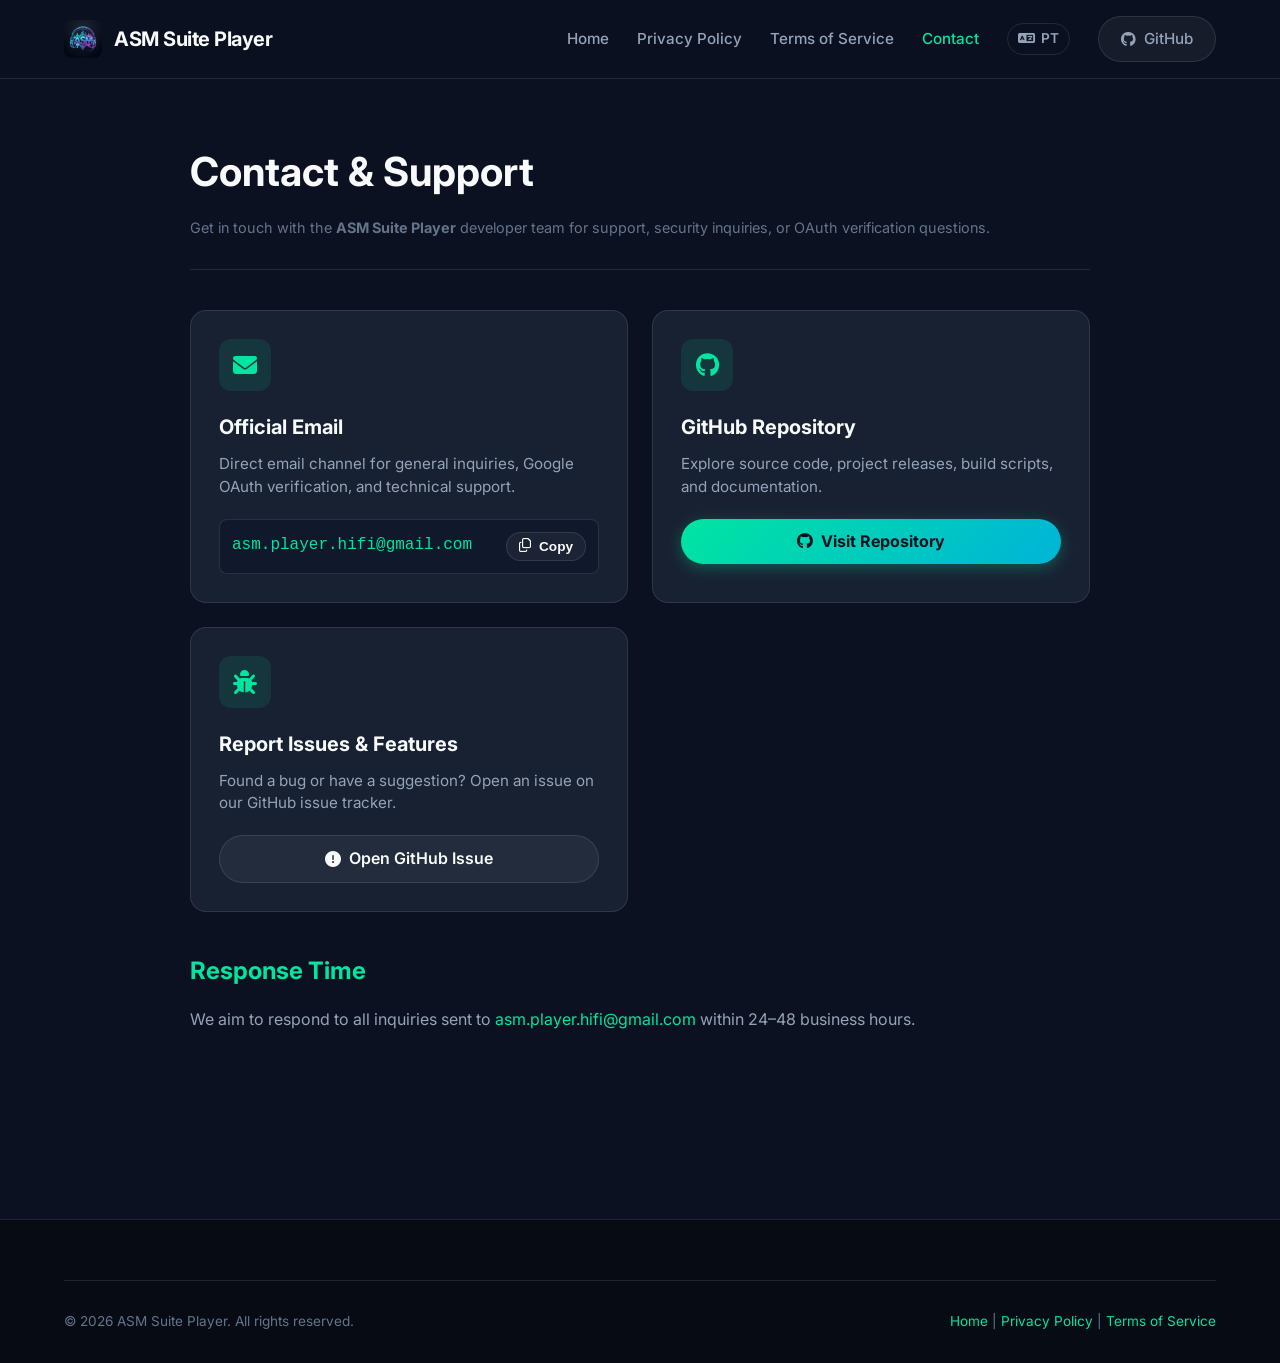
<file: contact.html>
<!DOCTYPE html>
<html lang="en">
<head>
  <meta charset="UTF-8">
  <meta name="viewport" content="width=device-width, initial-scale=1.0">
  <title>Contact & Support — ASM Suite Player</title>
  <meta name="description" content="Contact the ASM Suite Player development team, report issues on GitHub, or request support for Google Drive audio integration.">
  <meta name="robots" content="index, follow">
  <meta name="google-site-verification" content="google3342b60c19189181">
  <meta name="google-site-verification" content="googlef283ab7d643a1a4c">
  <link rel="canonical" href="https://asmplayerhifi-sudo.github.io/asm-suite-player-site/contact.html">
  <link rel="alternate" hreflang="en" href="https://asmplayerhifi-sudo.github.io/asm-suite-player-site/contact.html">
  <link rel="alternate" hreflang="pt" href="https://asmplayerhifi-sudo.github.io/asm-suite-player-site/pt/contact.html">
  <link rel="alternate" hreflang="x-default" href="https://asmplayerhifi-sudo.github.io/asm-suite-player-site/contact.html">

  <link rel="icon" type="image/png" href="assets/images/logo.png">
  <link rel="manifest" href="site.webmanifest">

  <link rel="preconnect" href="https://fonts.googleapis.com">
  <link rel="preconnect" href="https://fonts.gstatic.com" crossorigin>
  <link href="https://fonts.googleapis.com/css2?family=Inter:wght@400;500;600;700;800&display=swap" rel="stylesheet">
  <link rel="stylesheet" href="https://cdnjs.cloudflare.com/ajax/libs/font-awesome/6.4.0/css/all.min.css">

  <link rel="stylesheet" href="assets/css/style.css">
</head>
<body>

  <!-- Navigation Bar -->
  <header class="navbar">
    <div class="container nav-container">
      <a href="index.html" class="brand-logo">
        <img src="assets/images/logo.png" alt="ASM Suite Player Logo">
        <span>ASM Suite Player</span>
      </a>

      <button class="mobile-toggle" id="mobileToggle" aria-label="Toggle Navigation">
        <i class="fa-solid fa-bars"></i>
      </button>

      <ul class="nav-links" id="navLinks">
        <li><a href="index.html">Home</a></li>
        <li><a href="privacy.html">Privacy Policy</a></li>
        <li><a href="terms.html">Terms of Service</a></li>
        <li><a href="contact.html" class="active">Contact</a></li>
        <li><a href="pt/contact.html" class="lang-switch" hreflang="pt" lang="pt" title="Português"><i class="fa-solid fa-language"></i> PT</a></li>
        <li>
          <a href="https://github.com/AndersonFCanel/ASM-Suite-Player" target="_blank" rel="noopener" class="btn-outline">
            <i class="fa-brands fa-github"></i> GitHub
          </a>
        </li>
      </ul>
    </div>
  </header>

  <!-- Document Container -->
  <main class="container doc-container">
    <div class="doc-header">
      <h1>Contact & Support</h1>
      <p class="doc-meta">
        Get in touch with the <strong>ASM Suite Player</strong> developer team for support, security inquiries, or OAuth verification questions.
      </p>
    </div>

    <div class="grid-cards" style="margin-bottom: 40px;">
      <!-- Email Support Card -->
      <div class="card">
        <div class="card-icon"><i class="fa-solid fa-envelope"></i></div>
        <h3 class="card-title">Official Email</h3>
        <p class="card-desc" style="margin-bottom: 20px;">Direct email channel for general inquiries, Google OAuth verification, and technical support.</p>
        <div style="background: rgba(15, 23, 42, 0.8); padding: 12px; border-radius: var(--radius-sm); border: 1px solid var(--border-color); display: flex; justify-content: space-between; align-items: center;">
          <span style="font-family: monospace; color: var(--accent-cyan);">asm.player.hifi@gmail.com</span>
          <button class="btn-outline js-copy-email" data-copied="Copied!" style="padding: 6px 12px; font-size: 0.85rem;">
            <i class="fa-regular fa-copy"></i> Copy
          </button>
        </div>
      </div>

      <!-- GitHub Repository Card -->
      <div class="card">
        <div class="card-icon"><i class="fa-brands fa-github"></i></div>
        <h3 class="card-title">GitHub Repository</h3>
        <p class="card-desc" style="margin-bottom: 20px;">Explore source code, project releases, build scripts, and documentation.</p>
        <a href="https://github.com/AndersonFCanel/ASM-Suite-Player" target="_blank" rel="noopener" class="btn-cta" style="width: 100%; justify-content: center;">
          <i class="fa-brands fa-github"></i> Visit Repository
        </a>
      </div>

      <!-- Issues Card -->
      <div class="card">
        <div class="card-icon"><i class="fa-solid fa-bug"></i></div>
        <h3 class="card-title">Report Issues & Features</h3>
        <p class="card-desc" style="margin-bottom: 20px;">Found a bug or have a suggestion? Open an issue on our GitHub issue tracker.</p>
        <a href="https://github.com/AndersonFCanel/ASM-Suite-Player/issues" target="_blank" rel="noopener" class="btn-outline" style="width: 100%; justify-content: center;">
          <i class="fa-solid fa-circle-exclamation"></i> Open GitHub Issue
        </a>
      </div>
    </div>

    <article class="doc-content">
      <h2>Response Time</h2>
      <p>
        We aim to respond to all inquiries sent to <a href="mailto:asm.player.hifi@gmail.com">asm.player.hifi@gmail.com</a> within 24–48 business hours.
      </p>
    </article>
  </main>

  <!-- Footer -->
  <footer class="footer">
    <div class="container">
      <div class="footer-bottom">
        <div>&copy; 2026 ASM Suite Player. All rights reserved.</div>
        <div><a href="index.html">Home</a> | <a href="privacy.html">Privacy Policy</a> | <a href="terms.html">Terms of Service</a></div>
      </div>
    </div>
  </footer>

  <script src="assets/js/main.js"></script>
</body>
</html>
</file>
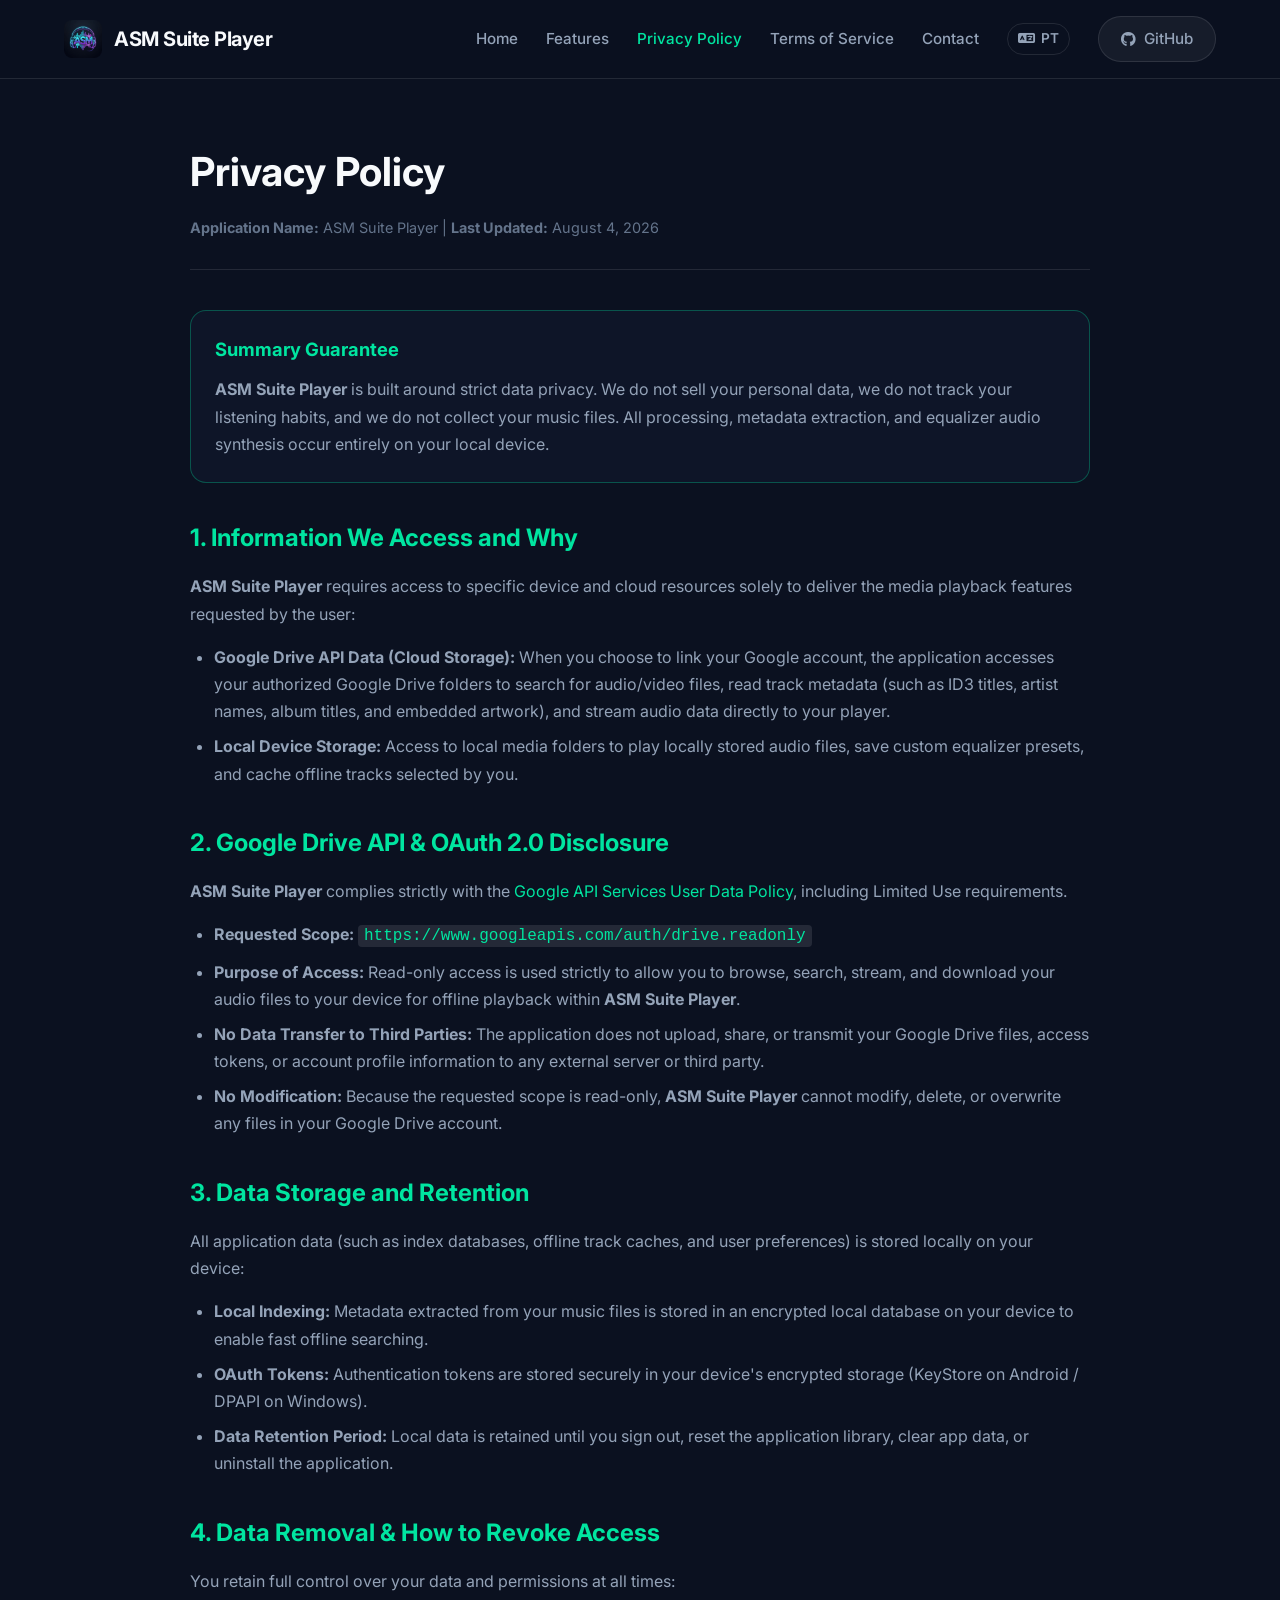
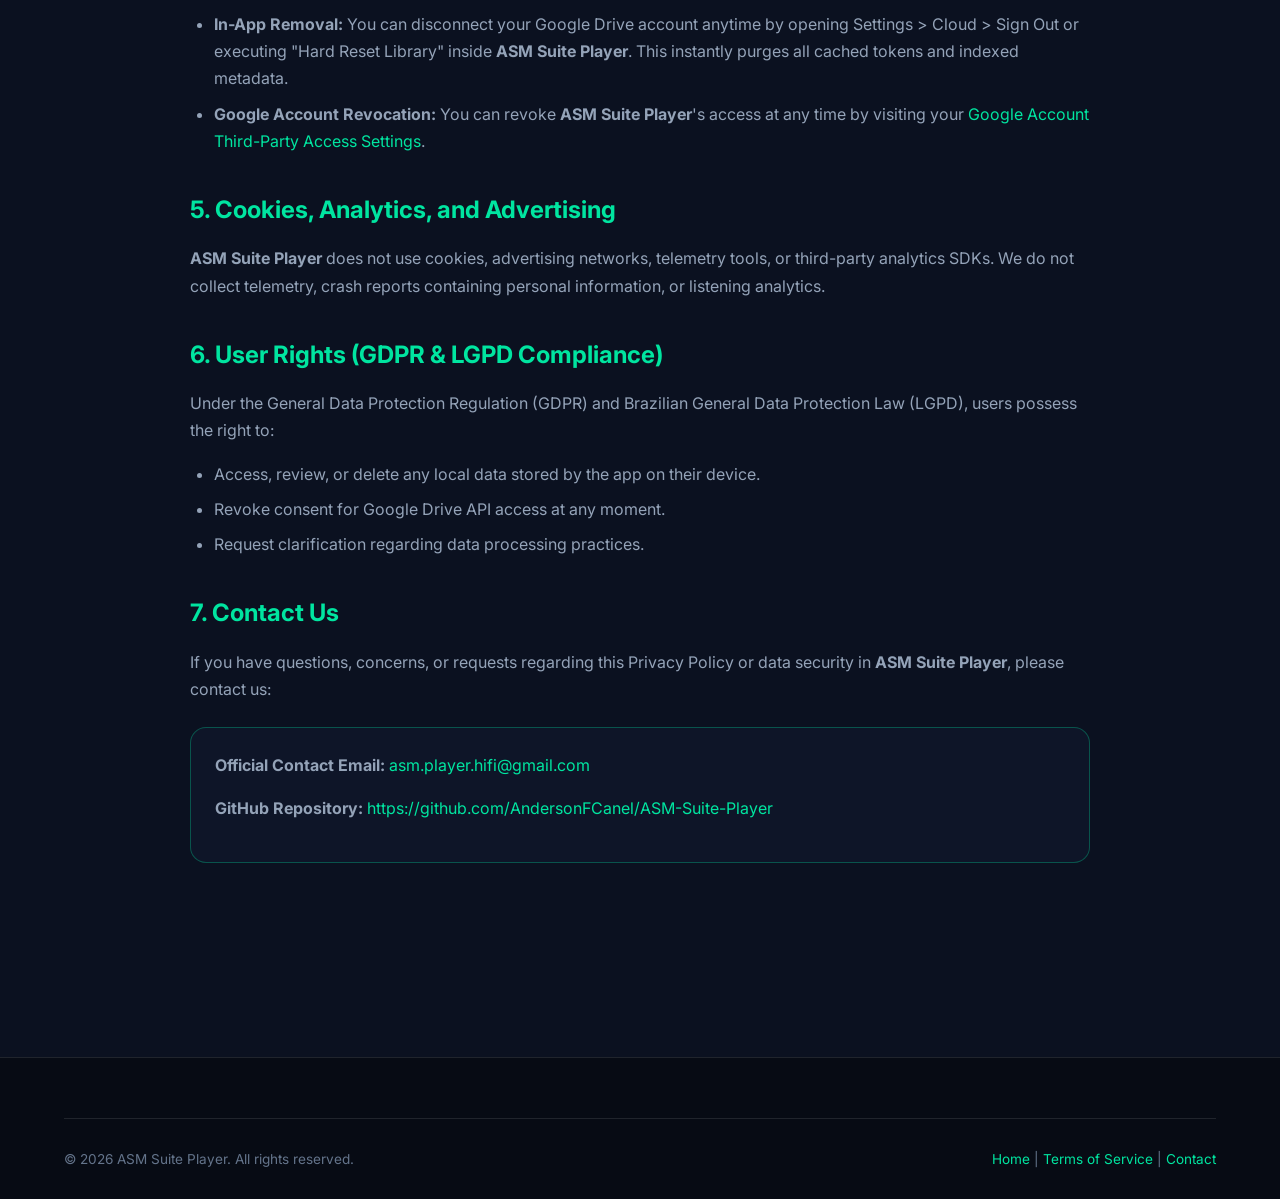
<file: privacy.html>
<!DOCTYPE html>
<html lang="en">
<head>
  <meta charset="UTF-8">
  <meta name="viewport" content="width=device-width, initial-scale=1.0">
  <title>Privacy Policy — ASM Suite Player</title>
  <meta name="description" content="Privacy Policy for ASM Suite Player detailing Google Drive API scope usage, data protection, storage, and user rights under GDPR and LGPD.">
  <meta name="robots" content="index, follow">
  <meta name="google-site-verification" content="google3342b60c19189181">
  <meta name="google-site-verification" content="googlef283ab7d643a1a4c">
  <link rel="canonical" href="https://asmplayerhifi-sudo.github.io/asm-suite-player-site/privacy.html">
  <link rel="alternate" hreflang="en" href="https://asmplayerhifi-sudo.github.io/asm-suite-player-site/privacy.html">
  <link rel="alternate" hreflang="pt" href="https://asmplayerhifi-sudo.github.io/asm-suite-player-site/pt/privacy.html">
  <link rel="alternate" hreflang="x-default" href="https://asmplayerhifi-sudo.github.io/asm-suite-player-site/privacy.html">

  <!-- Open Graph -->
  <meta property="og:type" content="article">
  <meta property="og:url" content="https://asmplayerhifi-sudo.github.io/asm-suite-player-site/privacy.html">
  <meta property="og:title" content="Privacy Policy — ASM Suite Player">
  <meta property="og:description" content="Learn how ASM Suite Player respects your data privacy and uses read-only Google Drive API scope strictly for user-authorized music playback.">

  <!-- Favicons -->
  <link rel="icon" type="image/png" href="assets/images/logo.png">
  <link rel="manifest" href="site.webmanifest">

  <!-- Fonts & Icons -->
  <link rel="preconnect" href="https://fonts.googleapis.com">
  <link rel="preconnect" href="https://fonts.gstatic.com" crossorigin>
  <link href="https://fonts.googleapis.com/css2?family=Inter:wght@400;500;600;700;800&display=swap" rel="stylesheet">
  <link rel="stylesheet" href="https://cdnjs.cloudflare.com/ajax/libs/font-awesome/6.4.0/css/all.min.css">

  <link rel="stylesheet" href="assets/css/style.css">
</head>
<body>

  <!-- Navigation Bar -->
  <header class="navbar">
    <div class="container nav-container">
      <a href="index.html" class="brand-logo">
        <img src="assets/images/logo.png" alt="ASM Suite Player Logo">
        <span>ASM Suite Player</span>
      </a>

      <button class="mobile-toggle" id="mobileToggle" aria-label="Toggle Navigation">
        <i class="fa-solid fa-bars"></i>
      </button>

      <ul class="nav-links" id="navLinks">
        <li><a href="index.html">Home</a></li>
        <li><a href="index.html#features">Features</a></li>
        <li><a href="privacy.html" class="active">Privacy Policy</a></li>
        <li><a href="terms.html">Terms of Service</a></li>
        <li><a href="contact.html">Contact</a></li>
        <li><a href="pt/privacy.html" class="lang-switch" hreflang="pt" lang="pt" title="Português"><i class="fa-solid fa-language"></i> PT</a></li>
        <li>
          <a href="https://github.com/AndersonFCanel/ASM-Suite-Player" target="_blank" rel="noopener" class="btn-outline">
            <i class="fa-brands fa-github"></i> GitHub
          </a>
        </li>
      </ul>
    </div>
  </header>

  <!-- Document Container -->
  <main class="container doc-container">
    <div class="doc-header">
      <h1>Privacy Policy</h1>
      <p class="doc-meta">
        <strong>Application Name:</strong> ASM Suite Player | 
        <strong>Last Updated:</strong> August 4, 2026
      </p>
    </div>

    <article class="doc-content">
      <div class="doc-box">
        <h3 style="margin-top: 0; color: var(--accent-cyan);">Summary Guarantee</h3>
        <p style="margin-bottom: 0;">
          <strong>ASM Suite Player</strong> is built around strict data privacy. We do not sell your personal data, 
          we do not track your listening habits, and we do not collect your music files. 
          All processing, metadata extraction, and equalizer audio synthesis occur entirely on your local device.
        </p>
      </div>

      <h2>1. Information We Access and Why</h2>
      <p>
        <strong>ASM Suite Player</strong> requires access to specific device and cloud resources solely to deliver 
        the media playback features requested by the user:
      </p>
      <ul>
        <li>
          <strong>Google Drive API Data (Cloud Storage):</strong> When you choose to link your Google account, 
          the application accesses your authorized Google Drive folders to search for audio/video files, read track metadata 
          (such as ID3 titles, artist names, album titles, and embedded artwork), and stream audio data directly to your player.
        </li>
        <li>
          <strong>Local Device Storage:</strong> Access to local media folders to play locally stored audio files, 
          save custom equalizer presets, and cache offline tracks selected by you.
        </li>
      </ul>

      <h2>2. Google Drive API & OAuth 2.0 Disclosure</h2>
      <p>
        <strong>ASM Suite Player</strong> complies strictly with the 
        <a href="https://developers.google.com/terms/api-services-user-data-policy" target="_blank" rel="noopener">Google API Services User Data Policy</a>, 
        including Limited Use requirements.
      </p>
      <ul>
        <li>
          <strong>Requested Scope:</strong> <code style="background: rgba(255,255,255,0.1); padding: 2px 6px; border-radius: 4px; color: var(--accent-cyan);">https://www.googleapis.com/auth/drive.readonly</code>
        </li>
        <li>
          <strong>Purpose of Access:</strong> Read-only access is used strictly to allow you to browse, search, stream, 
          and download your audio files to your device for offline playback within <strong>ASM Suite Player</strong>.
        </li>
        <li>
          <strong>No Data Transfer to Third Parties:</strong> The application does not upload, share, or transmit your Google Drive 
          files, access tokens, or account profile information to any external server or third party.
        </li>
        <li>
          <strong>No Modification:</strong> Because the requested scope is read-only, <strong>ASM Suite Player</strong> 
          cannot modify, delete, or overwrite any files in your Google Drive account.
        </li>
      </ul>

      <h2>3. Data Storage and Retention</h2>
      <p>
        All application data (such as index databases, offline track caches, and user preferences) is stored locally on your device:
      </p>
      <ul>
        <li>
          <strong>Local Indexing:</strong> Metadata extracted from your music files is stored in an encrypted local database on your device to enable fast offline searching.
        </li>
        <li>
          <strong>OAuth Tokens:</strong> Authentication tokens are stored securely in your device's encrypted storage (KeyStore on Android / DPAPI on Windows).
        </li>
        <li>
          <strong>Data Retention Period:</strong> Local data is retained until you sign out, reset the application library, clear app data, or uninstall the application.
        </li>
      </ul>

      <h2>4. Data Removal & How to Revoke Access</h2>
      <p>
        You retain full control over your data and permissions at all times:
      </p>
      <ul>
        <li>
          <strong>In-App Removal:</strong> You can disconnect your Google Drive account anytime by opening Settings &gt; Cloud &gt; Sign Out or executing "Hard Reset Library" inside <strong>ASM Suite Player</strong>. This instantly purges all cached tokens and indexed metadata.
        </li>
        <li>
          <strong>Google Account Revocation:</strong> You can revoke <strong>ASM Suite Player</strong>'s access at any time by visiting your 
          <a href="https://myaccount.google.com/permissions" target="_blank" rel="noopener">Google Account Third-Party Access Settings</a>.
        </li>
      </ul>

      <h2>5. Cookies, Analytics, and Advertising</h2>
      <p>
        <strong>ASM Suite Player</strong> does not use cookies, advertising networks, telemetry tools, or third-party analytics SDKs. 
        We do not collect telemetry, crash reports containing personal information, or listening analytics.
      </p>

      <h2>6. User Rights (GDPR & LGPD Compliance)</h2>
      <p>
        Under the General Data Protection Regulation (GDPR) and Brazilian General Data Protection Law (LGPD), users possess the right to:
      </p>
      <ul>
        <li>Access, review, or delete any local data stored by the app on their device.</li>
        <li>Revoke consent for Google Drive API access at any moment.</li>
        <li>Request clarification regarding data processing practices.</li>
      </ul>

      <h2>7. Contact Us</h2>
      <p>
        If you have questions, concerns, or requests regarding this Privacy Policy or data security in <strong>ASM Suite Player</strong>, please contact us:
      </p>
      <div class="doc-box">
        <p><strong>Official Contact Email:</strong> <a href="mailto:asm.player.hifi@gmail.com">asm.player.hifi@gmail.com</a></p>
        <p><strong>GitHub Repository:</strong> <a href="https://github.com/AndersonFCanel/ASM-Suite-Player" target="_blank" rel="noopener">https://github.com/AndersonFCanel/ASM-Suite-Player</a></p>
      </div>
    </article>
  </main>

  <!-- Footer -->
  <footer class="footer">
    <div class="container">
      <div class="footer-bottom">
        <div>&copy; 2026 ASM Suite Player. All rights reserved.</div>
        <div><a href="index.html">Home</a> | <a href="terms.html">Terms of Service</a> | <a href="contact.html">Contact</a></div>
      </div>
    </div>
  </footer>

  <script src="assets/js/main.js"></script>
</body>
</html>
</file>
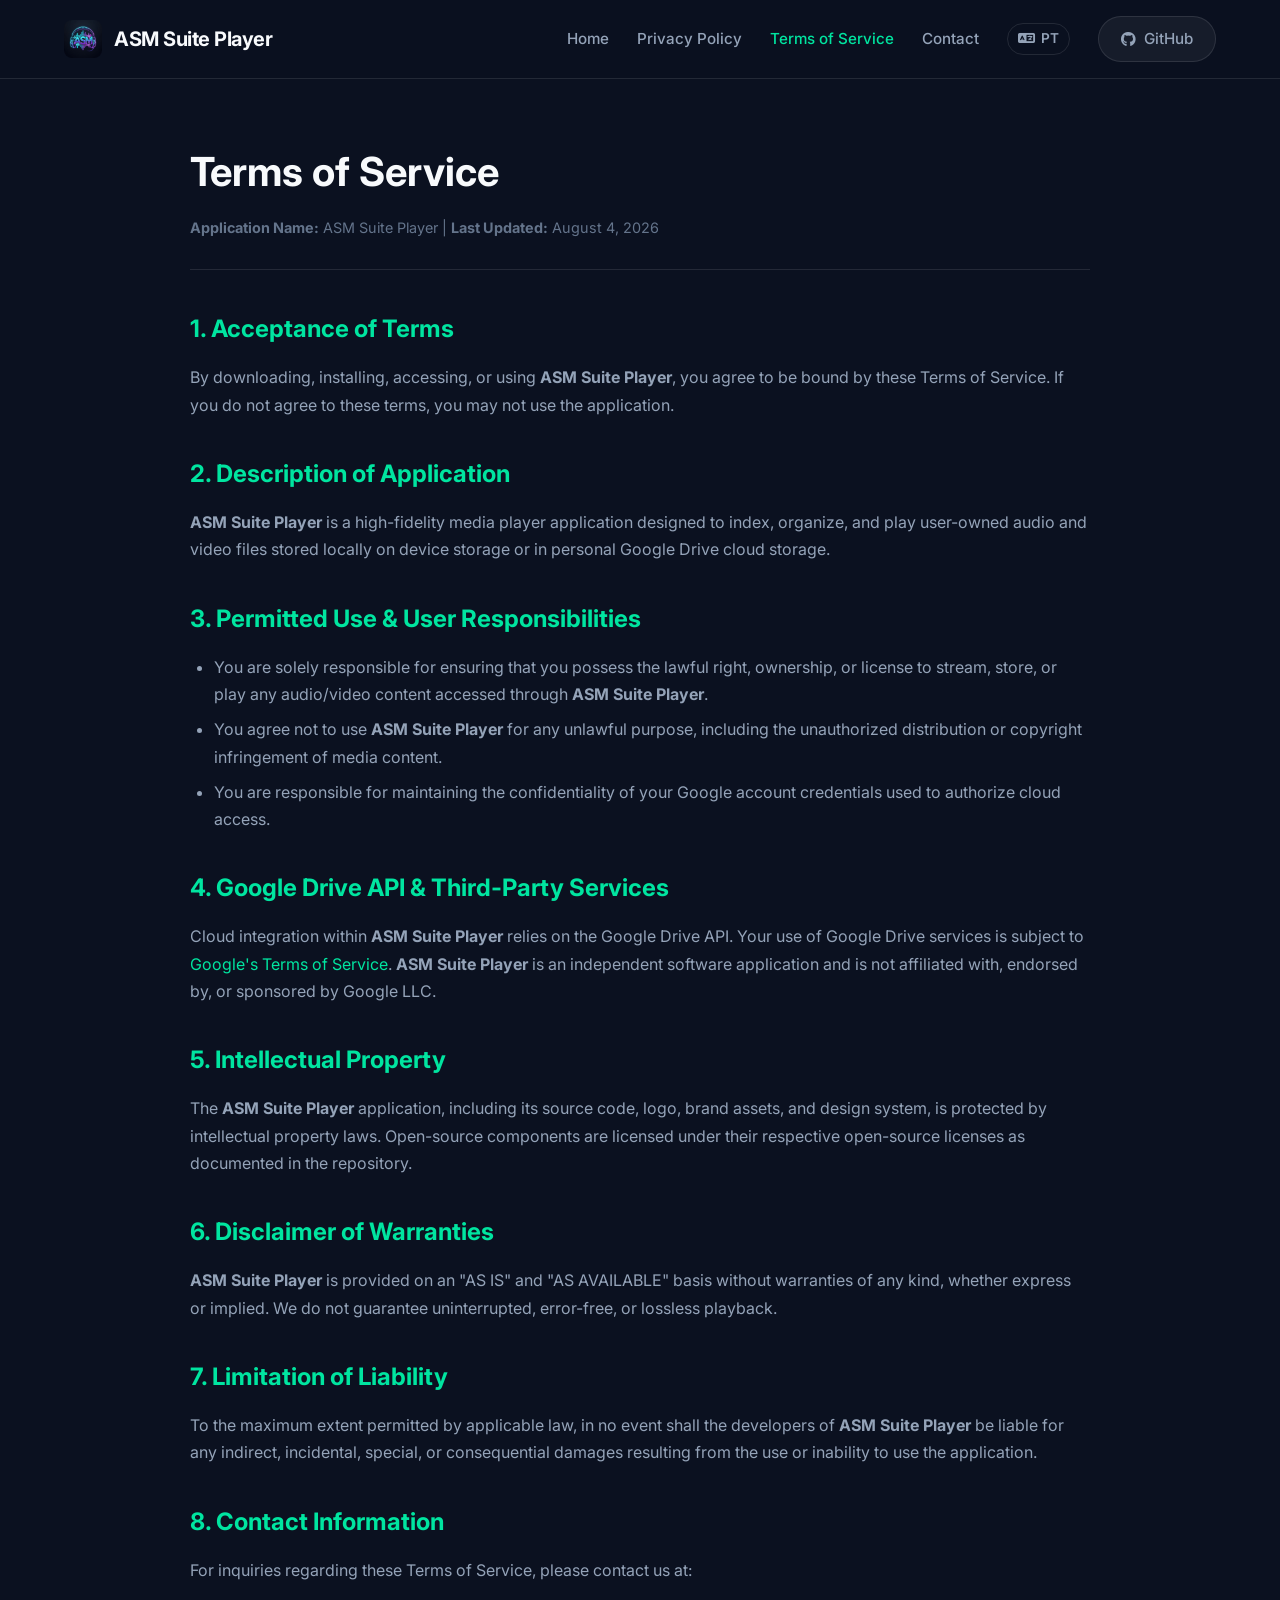
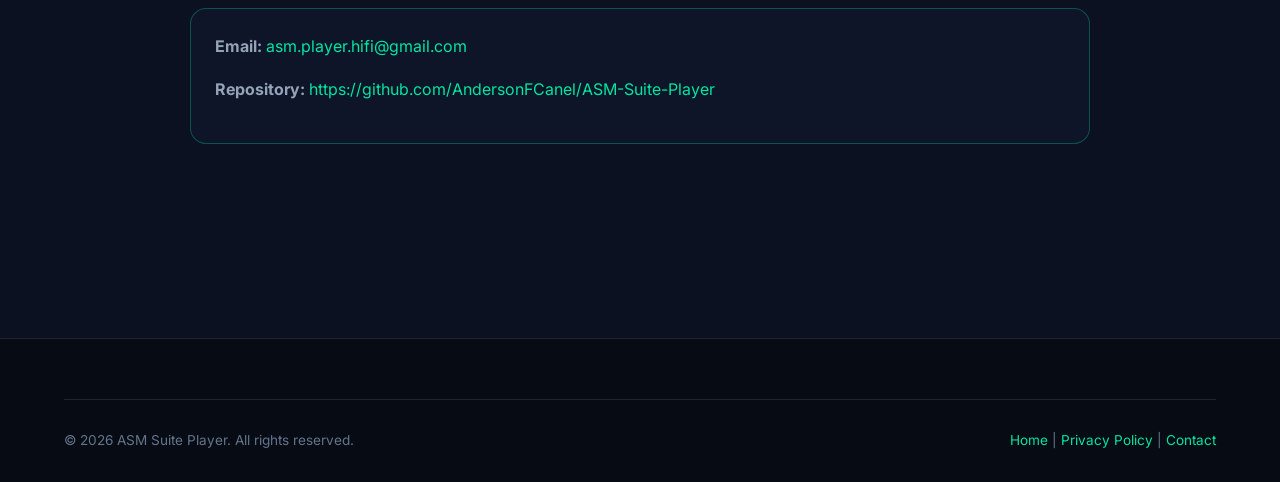
<file: terms.html>
<!DOCTYPE html>
<html lang="en">
<head>
  <meta charset="UTF-8">
  <meta name="viewport" content="width=device-width, initial-scale=1.0">
  <title>Terms of Service — ASM Suite Player</title>
  <meta name="description" content="Terms of Service and License Agreement for ASM Suite Player.">
  <meta name="robots" content="index, follow">
  <meta name="google-site-verification" content="google3342b60c19189181">
  <meta name="google-site-verification" content="googlef283ab7d643a1a4c">
  <link rel="canonical" href="https://asmplayerhifi-sudo.github.io/asm-suite-player-site/terms.html">
  <link rel="alternate" hreflang="en" href="https://asmplayerhifi-sudo.github.io/asm-suite-player-site/terms.html">
  <link rel="alternate" hreflang="pt" href="https://asmplayerhifi-sudo.github.io/asm-suite-player-site/pt/terms.html">
  <link rel="alternate" hreflang="x-default" href="https://asmplayerhifi-sudo.github.io/asm-suite-player-site/terms.html">

  <link rel="icon" type="image/png" href="assets/images/logo.png">
  <link rel="manifest" href="site.webmanifest">

  <link rel="preconnect" href="https://fonts.googleapis.com">
  <link rel="preconnect" href="https://fonts.gstatic.com" crossorigin>
  <link href="https://fonts.googleapis.com/css2?family=Inter:wght@400;500;600;700;800&display=swap" rel="stylesheet">
  <link rel="stylesheet" href="https://cdnjs.cloudflare.com/ajax/libs/font-awesome/6.4.0/css/all.min.css">

  <link rel="stylesheet" href="assets/css/style.css">
</head>
<body>

  <!-- Navigation Bar -->
  <header class="navbar">
    <div class="container nav-container">
      <a href="index.html" class="brand-logo">
        <img src="assets/images/logo.png" alt="ASM Suite Player Logo">
        <span>ASM Suite Player</span>
      </a>

      <button class="mobile-toggle" id="mobileToggle" aria-label="Toggle Navigation">
        <i class="fa-solid fa-bars"></i>
      </button>

      <ul class="nav-links" id="navLinks">
        <li><a href="index.html">Home</a></li>
        <li><a href="privacy.html">Privacy Policy</a></li>
        <li><a href="terms.html" class="active">Terms of Service</a></li>
        <li><a href="contact.html">Contact</a></li>
        <li><a href="pt/terms.html" class="lang-switch" hreflang="pt" lang="pt" title="Português"><i class="fa-solid fa-language"></i> PT</a></li>
        <li>
          <a href="https://github.com/AndersonFCanel/ASM-Suite-Player" target="_blank" rel="noopener" class="btn-outline">
            <i class="fa-brands fa-github"></i> GitHub
          </a>
        </li>
      </ul>
    </div>
  </header>

  <!-- Document Container -->
  <main class="container doc-container">
    <div class="doc-header">
      <h1>Terms of Service</h1>
      <p class="doc-meta">
        <strong>Application Name:</strong> ASM Suite Player | 
        <strong>Last Updated:</strong> August 4, 2026
      </p>
    </div>

    <article class="doc-content">
      <h2>1. Acceptance of Terms</h2>
      <p>
        By downloading, installing, accessing, or using <strong>ASM Suite Player</strong>, you agree to be bound by these 
        Terms of Service. If you do not agree to these terms, you may not use the application.
      </p>

      <h2>2. Description of Application</h2>
      <p>
        <strong>ASM Suite Player</strong> is a high-fidelity media player application designed to index, organize, and play 
        user-owned audio and video files stored locally on device storage or in personal Google Drive cloud storage.
      </p>

      <h2>3. Permitted Use & User Responsibilities</h2>
      <ul>
        <li>You are solely responsible for ensuring that you possess the lawful right, ownership, or license to stream, store, or play any audio/video content accessed through <strong>ASM Suite Player</strong>.</li>
        <li>You agree not to use <strong>ASM Suite Player</strong> for any unlawful purpose, including the unauthorized distribution or copyright infringement of media content.</li>
        <li>You are responsible for maintaining the confidentiality of your Google account credentials used to authorize cloud access.</li>
      </ul>

      <h2>4. Google Drive API & Third-Party Services</h2>
      <p>
        Cloud integration within <strong>ASM Suite Player</strong> relies on the Google Drive API. Your use of Google Drive services is subject to 
        <a href="https://policies.google.com/terms" target="_blank" rel="noopener">Google's Terms of Service</a>. 
        <strong>ASM Suite Player</strong> is an independent software application and is not affiliated with, endorsed by, or sponsored by Google LLC.
      </p>

      <h2>5. Intellectual Property</h2>
      <p>
        The <strong>ASM Suite Player</strong> application, including its source code, logo, brand assets, and design system, is protected by intellectual property laws. 
        Open-source components are licensed under their respective open-source licenses as documented in the repository.
      </p>

      <h2>6. Disclaimer of Warranties</h2>
      <p>
        <strong>ASM Suite Player</strong> is provided on an "AS IS" and "AS AVAILABLE" basis without warranties of any kind, whether express or implied. 
        We do not guarantee uninterrupted, error-free, or lossless playback.
      </p>

      <h2>7. Limitation of Liability</h2>
      <p>
        To the maximum extent permitted by applicable law, in no event shall the developers of <strong>ASM Suite Player</strong> be liable for any indirect, incidental, 
        special, or consequential damages resulting from the use or inability to use the application.
      </p>

      <h2>8. Contact Information</h2>
      <p>
        For inquiries regarding these Terms of Service, please contact us at:
      </p>
      <div class="doc-box">
        <p><strong>Email:</strong> <a href="mailto:asm.player.hifi@gmail.com">asm.player.hifi@gmail.com</a></p>
        <p><strong>Repository:</strong> <a href="https://github.com/AndersonFCanel/ASM-Suite-Player" target="_blank" rel="noopener">https://github.com/AndersonFCanel/ASM-Suite-Player</a></p>
      </div>
    </article>
  </main>

  <!-- Footer -->
  <footer class="footer">
    <div class="container">
      <div class="footer-bottom">
        <div>&copy; 2026 ASM Suite Player. All rights reserved.</div>
        <div><a href="index.html">Home</a> | <a href="privacy.html">Privacy Policy</a> | <a href="contact.html">Contact</a></div>
      </div>
    </div>
  </footer>

  <script src="assets/js/main.js"></script>
</body>
</html>
</file>
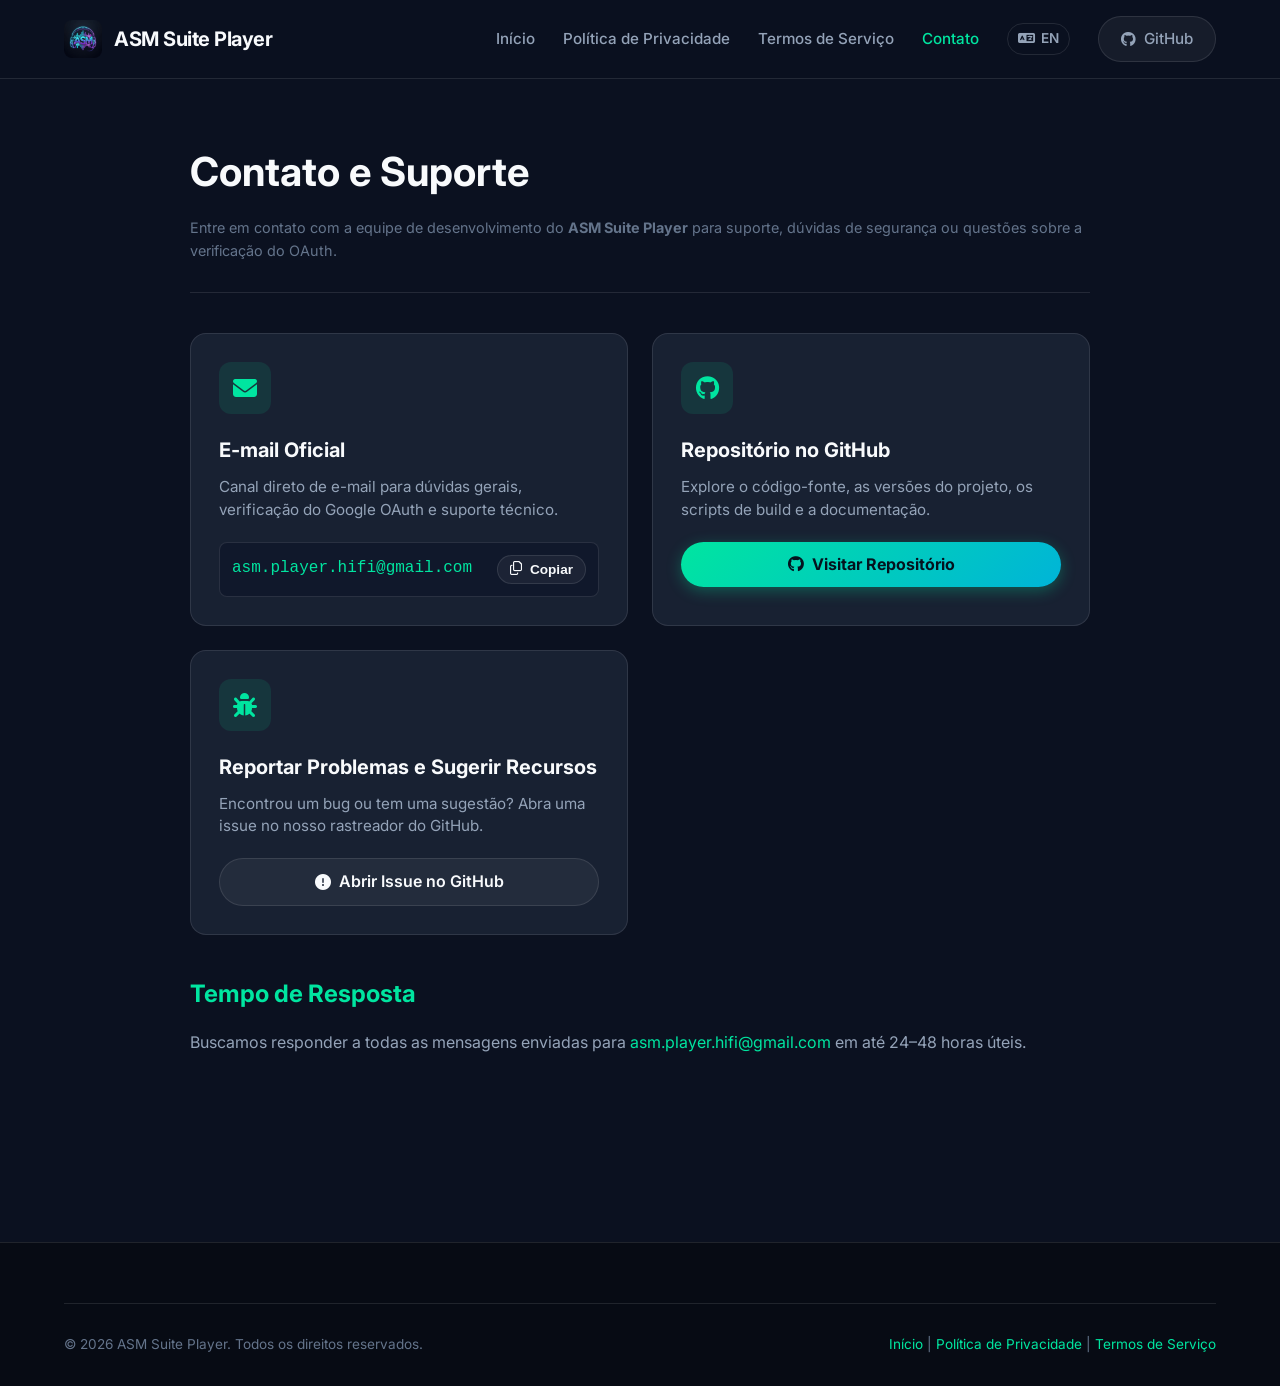
<file: pt/contact.html>
<!DOCTYPE html>
<html lang="pt-BR">
<head>
  <meta charset="UTF-8">
  <meta name="viewport" content="width=device-width, initial-scale=1.0">
  <title>Contato e Suporte — ASM Suite Player</title>
  <meta name="description" content="Entre em contato com a equipe de desenvolvimento do ASM Suite Player, reporte problemas no GitHub ou solicite suporte para a integração de áudio com o Google Drive.">
  <meta name="robots" content="index, follow">
  <meta name="google-site-verification" content="google3342b60c19189181">
  <meta name="google-site-verification" content="googlef283ab7d643a1a4c">
  <link rel="canonical" href="https://asmplayerhifi-sudo.github.io/asm-suite-player-site/pt/contact.html">
  <link rel="alternate" hreflang="pt-BR" href="https://asmplayerhifi-sudo.github.io/asm-suite-player-site/contact.html">
  <link rel="alternate" hreflang="pt" href="https://asmplayerhifi-sudo.github.io/asm-suite-player-site/pt/contact.html">
  <link rel="alternate" hreflang="x-default" href="https://asmplayerhifi-sudo.github.io/asm-suite-player-site/contact.html">

  <link rel="icon" type="image/png" href="../assets/images/logo.png">
  <link rel="manifest" href="../site.webmanifest">

  <link rel="preconnect" href="https://fonts.googleapis.com">
  <link rel="preconnect" href="https://fonts.gstatic.com" crossorigin>
  <link href="https://fonts.googleapis.com/css2?family=Inter:wght@400;500;600;700;800&display=swap" rel="stylesheet">
  <link rel="stylesheet" href="https://cdnjs.cloudflare.com/ajax/libs/font-awesome/6.4.0/css/all.min.css">

  <link rel="stylesheet" href="../assets/css/style.css">
</head>
<body>

  <!-- Navigation Bar -->
  <header class="navbar">
    <div class="container nav-container">
      <a href="index.html" class="brand-logo">
        <img src="../assets/images/logo.png" alt="Logotipo do ASM Suite Player">
        <span>ASM Suite Player</span>
      </a>

      <button class="mobile-toggle" id="mobileToggle" aria-label="Alternar navegação">
        <i class="fa-solid fa-bars"></i>
      </button>

      <ul class="nav-links" id="navLinks">
        <li><a href="index.html">Início</a></li>
        <li><a href="privacy.html">Política de Privacidade</a></li>
        <li><a href="terms.html">Termos de Serviço</a></li>
        <li><a href="contact.html" class="active">Contato</a></li>
        <li><a href="../contact.html" class="lang-switch" hreflang="pt-BR" lang="pt-BR" title="English"><i class="fa-solid fa-language"></i> EN</a></li>
        <li>
          <a href="https://github.com/AndersonFCanel/ASM-Suite-Player" target="_blank" rel="noopener" class="btn-outline">
            <i class="fa-brands fa-github"></i> GitHub
          </a>
        </li>
      </ul>
    </div>
  </header>

  <!-- Document Container -->
  <main class="container doc-container">
    <div class="doc-header">
      <h1>Contato e Suporte</h1>
      <p class="doc-meta">
        Entre em contato com a equipe de desenvolvimento do <strong>ASM Suite Player</strong> para suporte, dúvidas de segurança ou questões sobre a verificação do OAuth.
      </p>
    </div>

    <div class="grid-cards" style="margin-bottom: 40px;">
      <!-- Email Support Card -->
      <div class="card">
        <div class="card-icon"><i class="fa-solid fa-envelope"></i></div>
        <h3 class="card-title">E-mail Oficial</h3>
        <p class="card-desc" style="margin-bottom: 20px;">Canal direto de e-mail para dúvidas gerais, verificação do Google OAuth e suporte técnico.</p>
        <div style="background: rgba(15, 23, 42, 0.8); padding: 12px; border-radius: var(--radius-sm); border: 1px solid var(--border-color); display: flex; justify-content: space-between; align-items: center;">
          <span style="font-family: monospace; color: var(--accent-cyan);">asm.player.hifi@gmail.com</span>
          <button class="btn-outline js-copy-email" data-copied="Copiado!" style="padding: 6px 12px; font-size: 0.85rem;">
            <i class="fa-regular fa-copy"></i> Copiar
          </button>
        </div>
      </div>

      <!-- GitHub Repository Card -->
      <div class="card">
        <div class="card-icon"><i class="fa-brands fa-github"></i></div>
        <h3 class="card-title">Repositório no GitHub</h3>
        <p class="card-desc" style="margin-bottom: 20px;">Explore o código-fonte, as versões do projeto, os scripts de build e a documentação.</p>
        <a href="https://github.com/AndersonFCanel/ASM-Suite-Player" target="_blank" rel="noopener" class="btn-cta" style="width: 100%; justify-content: center;">
          <i class="fa-brands fa-github"></i> Visitar Repositório
        </a>
      </div>

      <!-- Issues Card -->
      <div class="card">
        <div class="card-icon"><i class="fa-solid fa-bug"></i></div>
        <h3 class="card-title">Reportar Problemas e Sugerir Recursos</h3>
        <p class="card-desc" style="margin-bottom: 20px;">Encontrou um bug ou tem uma sugestão? Abra uma issue no nosso rastreador do GitHub.</p>
        <a href="https://github.com/AndersonFCanel/ASM-Suite-Player/issues" target="_blank" rel="noopener" class="btn-outline" style="width: 100%; justify-content: center;">
          <i class="fa-solid fa-circle-exclamation"></i> Abrir Issue no GitHub
        </a>
      </div>
    </div>

    <article class="doc-content">
      <h2>Tempo de Resposta</h2>
      <p>
        Buscamos responder a todas as mensagens enviadas para <a href="mailto:asm.player.hifi@gmail.com">asm.player.hifi@gmail.com</a> em até 24–48 horas úteis.
      </p>
    </article>
  </main>

  <!-- Footer -->
  <footer class="footer">
    <div class="container">
      <div class="footer-bottom">
        <div>&copy; 2026 ASM Suite Player. Todos os direitos reservados.</div>
        <div><a href="index.html">Início</a> | <a href="privacy.html">Política de Privacidade</a> | <a href="terms.html">Termos de Serviço</a></div>
      </div>
    </div>
  </footer>

  <script src="../assets/js/main.js"></script>
</body>
</html>
</file>
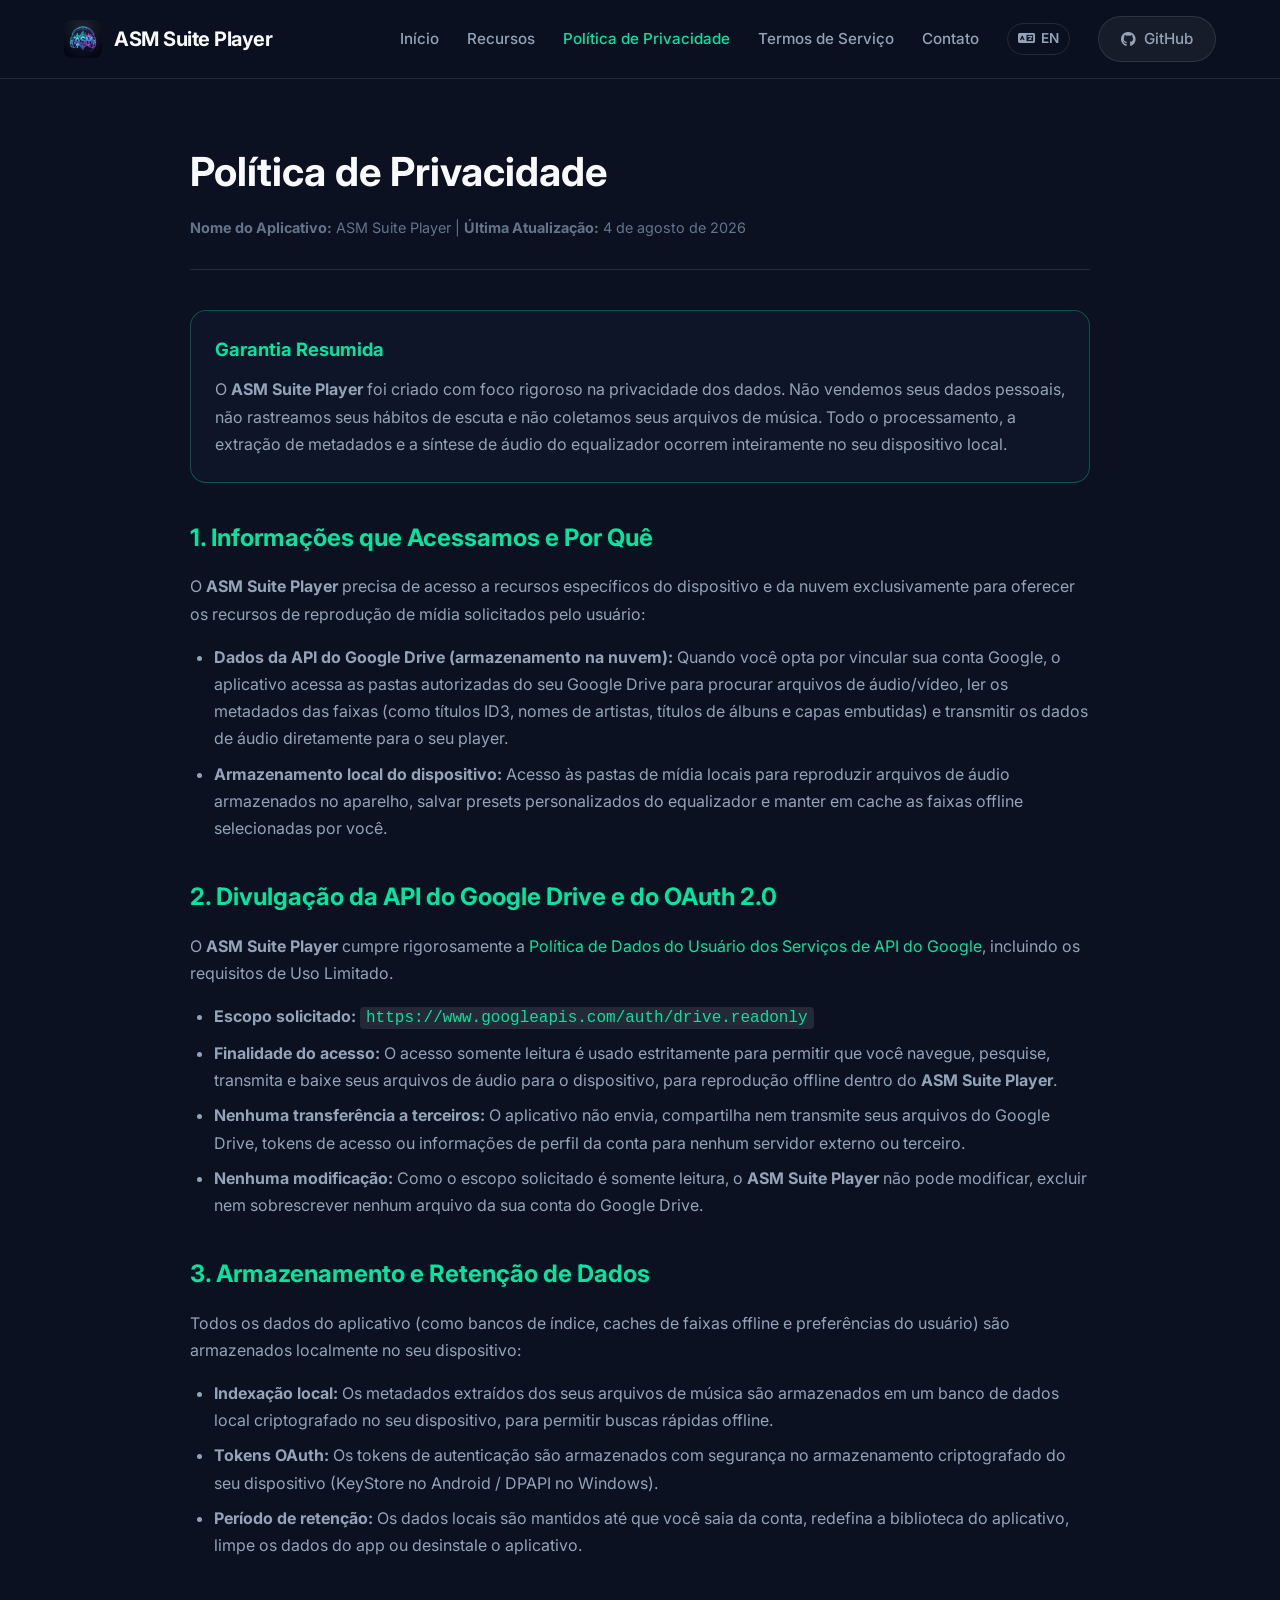
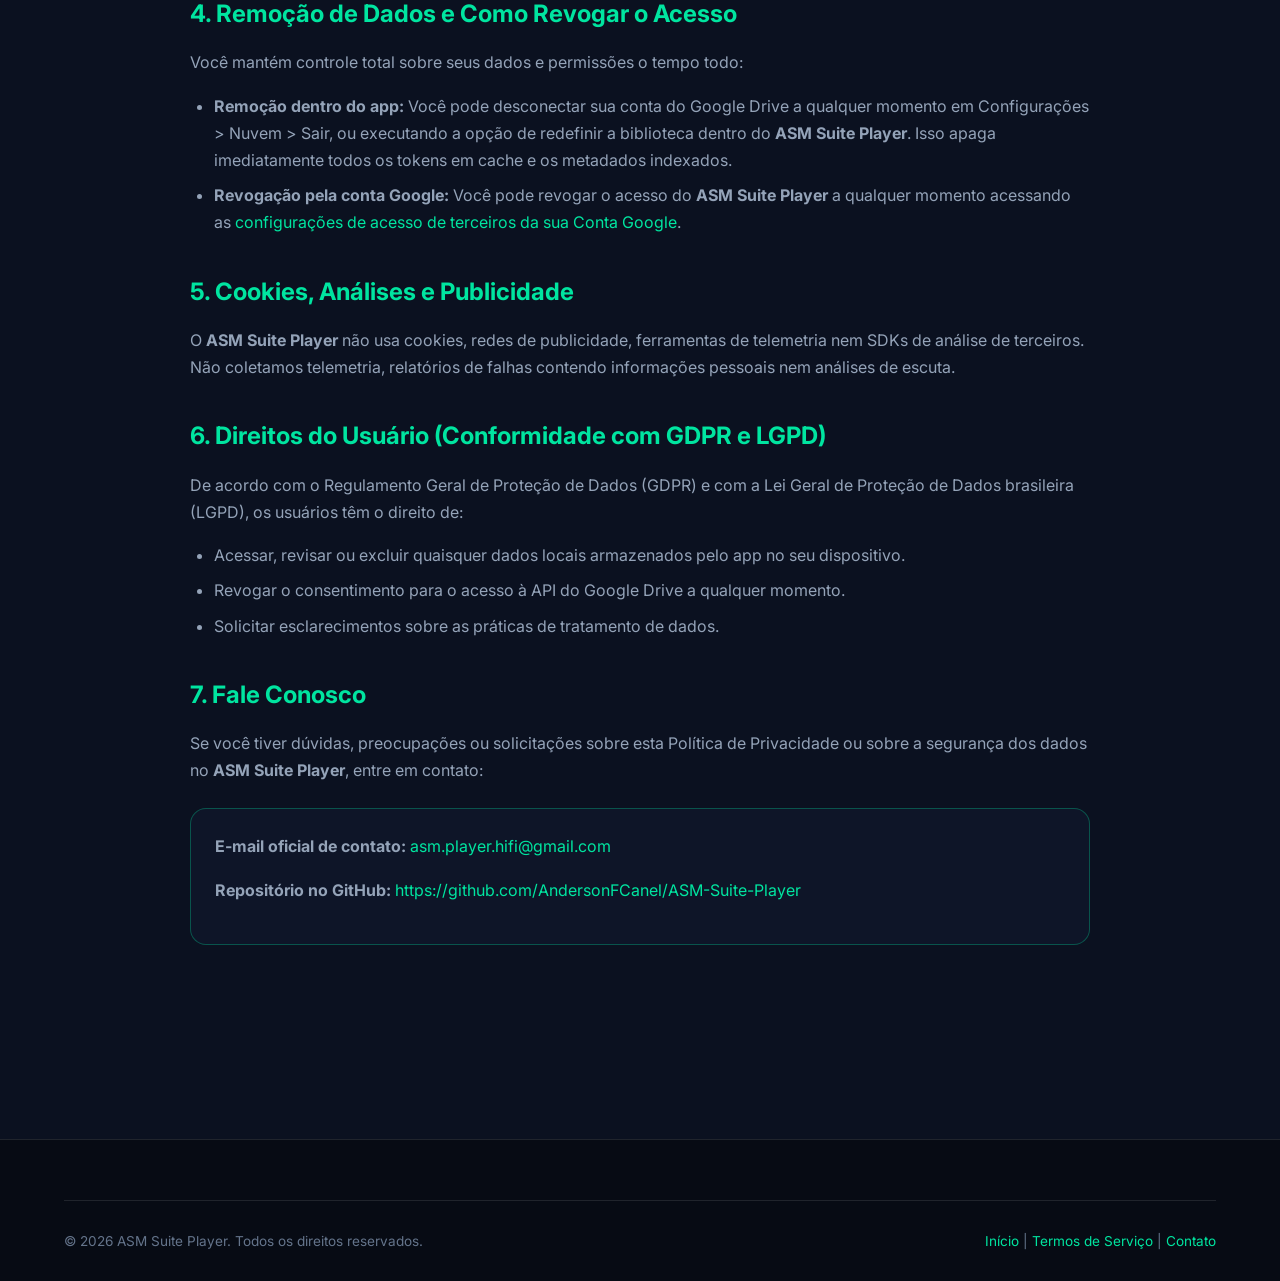
<file: pt/privacy.html>
<!DOCTYPE html>
<html lang="pt-BR">
<head>
  <meta charset="UTF-8">
  <meta name="viewport" content="width=device-width, initial-scale=1.0">
  <title>Política de Privacidade — ASM Suite Player</title>
  <meta name="description" content="Política de Privacidade do ASM Suite Player detalhando o uso do escopo da API do Google Drive, a proteção de dados, o armazenamento e os direitos do usuário conforme GDPR e LGPD.">
  <meta name="robots" content="index, follow">
  <meta name="google-site-verification" content="google3342b60c19189181">
  <meta name="google-site-verification" content="googlef283ab7d643a1a4c">
  <link rel="canonical" href="https://asmplayerhifi-sudo.github.io/asm-suite-player-site/pt/privacy.html">
  <link rel="alternate" hreflang="pt-BR" href="https://asmplayerhifi-sudo.github.io/asm-suite-player-site/privacy.html">
  <link rel="alternate" hreflang="pt" href="https://asmplayerhifi-sudo.github.io/asm-suite-player-site/pt/privacy.html">
  <link rel="alternate" hreflang="x-default" href="https://asmplayerhifi-sudo.github.io/asm-suite-player-site/privacy.html">

  <!-- Open Graph -->
  <meta property="og:type" content="article">
  <meta property="og:url" content="https://asmplayerhifi-sudo.github.io/asm-suite-player-site/pt/privacy.html">
  <meta property="og:title" content="Política de Privacidade — ASM Suite Player">
  <meta property="og:description" content="Saiba como o ASM Suite Player respeita a privacidade dos seus dados e usa o escopo somente leitura da API do Google Drive estritamente para a reprodução de músicas autorizada pelo usuário.">

  <!-- Favicons -->
  <link rel="icon" type="image/png" href="../assets/images/logo.png">
  <link rel="manifest" href="../site.webmanifest">

  <!-- Fonts & Icons -->
  <link rel="preconnect" href="https://fonts.googleapis.com">
  <link rel="preconnect" href="https://fonts.gstatic.com" crossorigin>
  <link href="https://fonts.googleapis.com/css2?family=Inter:wght@400;500;600;700;800&display=swap" rel="stylesheet">
  <link rel="stylesheet" href="https://cdnjs.cloudflare.com/ajax/libs/font-awesome/6.4.0/css/all.min.css">

  <link rel="stylesheet" href="../assets/css/style.css">
</head>
<body>

  <!-- Navigation Bar -->
  <header class="navbar">
    <div class="container nav-container">
      <a href="index.html" class="brand-logo">
        <img src="../assets/images/logo.png" alt="Logotipo do ASM Suite Player">
        <span>ASM Suite Player</span>
      </a>

      <button class="mobile-toggle" id="mobileToggle" aria-label="Alternar navegação">
        <i class="fa-solid fa-bars"></i>
      </button>

      <ul class="nav-links" id="navLinks">
        <li><a href="index.html">Início</a></li>
        <li><a href="index.html#features">Recursos</a></li>
        <li><a href="privacy.html" class="active">Política de Privacidade</a></li>
        <li><a href="terms.html">Termos de Serviço</a></li>
        <li><a href="contact.html">Contato</a></li>
        <li><a href="../privacy.html" class="lang-switch" hreflang="pt-BR" lang="pt-BR" title="English"><i class="fa-solid fa-language"></i> EN</a></li>
        <li>
          <a href="https://github.com/AndersonFCanel/ASM-Suite-Player" target="_blank" rel="noopener" class="btn-outline">
            <i class="fa-brands fa-github"></i> GitHub
          </a>
        </li>
      </ul>
    </div>
  </header>

  <!-- Document Container -->
  <main class="container doc-container">
    <div class="doc-header">
      <h1>Política de Privacidade</h1>
      <p class="doc-meta">
        <strong>Nome do Aplicativo:</strong> ASM Suite Player | 
        <strong>Última Atualização:</strong> 4 de agosto de 2026
      </p>
    </div>

    <article class="doc-content">
      <div class="doc-box">
        <h3 style="margin-top: 0; color: var(--accent-cyan);">Garantia Resumida</h3>
        <p style="margin-bottom: 0;">
          O <strong>ASM Suite Player</strong> foi criado com foco rigoroso na privacidade dos dados. Não vendemos seus dados pessoais,
          não rastreamos seus hábitos de escuta e não coletamos seus arquivos de música.
          Todo o processamento, a extração de metadados e a síntese de áudio do equalizador ocorrem inteiramente no seu dispositivo local.
        </p>
      </div>

      <h2>1. Informações que Acessamos e Por Quê</h2>
      <p>
        O <strong>ASM Suite Player</strong> precisa de acesso a recursos específicos do dispositivo e da nuvem exclusivamente para oferecer
        os recursos de reprodução de mídia solicitados pelo usuário:
      </p>
      <ul>
        <li>
          <strong>Dados da API do Google Drive (armazenamento na nuvem):</strong> Quando você opta por vincular sua conta Google,
          o aplicativo acessa as pastas autorizadas do seu Google Drive para procurar arquivos de áudio/vídeo, ler os metadados das faixas
          (como títulos ID3, nomes de artistas, títulos de álbuns e capas embutidas) e transmitir os dados de áudio diretamente para o seu player.
        </li>
        <li>
          <strong>Armazenamento local do dispositivo:</strong> Acesso às pastas de mídia locais para reproduzir arquivos de áudio armazenados no aparelho,
          salvar presets personalizados do equalizador e manter em cache as faixas offline selecionadas por você.
        </li>
      </ul>

      <h2>2. Divulgação da API do Google Drive e do OAuth 2.0</h2>
      <p>
        O <strong>ASM Suite Player</strong> cumpre rigorosamente a
        <a href="https://developers.google.com/terms/api-services-user-data-policy" target="_blank" rel="noopener">Política de Dados do Usuário dos Serviços de API do Google</a>,
        incluindo os requisitos de Uso Limitado.
      </p>
      <ul>
        <li>
          <strong>Escopo solicitado:</strong> <code style="background: rgba(255,255,255,0.1); padding: 2px 6px; border-radius: 4px; color: var(--accent-cyan);">https://www.googleapis.com/auth/drive.readonly</code>
        </li>
        <li>
          <strong>Finalidade do acesso:</strong> O acesso somente leitura é usado estritamente para permitir que você navegue, pesquise, transmita
          e baixe seus arquivos de áudio para o dispositivo, para reprodução offline dentro do <strong>ASM Suite Player</strong>.
        </li>
        <li>
          <strong>Nenhuma transferência a terceiros:</strong> O aplicativo não envia, compartilha nem transmite seus arquivos do Google Drive,
          tokens de acesso ou informações de perfil da conta para nenhum servidor externo ou terceiro.
        </li>
        <li>
          <strong>Nenhuma modificação:</strong> Como o escopo solicitado é somente leitura, o <strong>ASM Suite Player</strong>
          não pode modificar, excluir nem sobrescrever nenhum arquivo da sua conta do Google Drive.
        </li>
      </ul>

      <h2>3. Armazenamento e Retenção de Dados</h2>
      <p>
        Todos os dados do aplicativo (como bancos de índice, caches de faixas offline e preferências do usuário) são armazenados localmente no seu dispositivo:
      </p>
      <ul>
        <li>
          <strong>Indexação local:</strong> Os metadados extraídos dos seus arquivos de música são armazenados em um banco de dados local criptografado no seu dispositivo, para permitir buscas rápidas offline.
        </li>
        <li>
          <strong>Tokens OAuth:</strong> Os tokens de autenticação são armazenados com segurança no armazenamento criptografado do seu dispositivo (KeyStore no Android / DPAPI no Windows).
        </li>
        <li>
          <strong>Período de retenção:</strong> Os dados locais são mantidos até que você saia da conta, redefina a biblioteca do aplicativo, limpe os dados do app ou desinstale o aplicativo.
        </li>
      </ul>

      <h2>4. Remoção de Dados e Como Revogar o Acesso</h2>
      <p>
        Você mantém controle total sobre seus dados e permissões o tempo todo:
      </p>
      <ul>
        <li>
          <strong>Remoção dentro do app:</strong> Você pode desconectar sua conta do Google Drive a qualquer momento em Configurações &gt; Nuvem &gt; Sair, ou executando a opção de redefinir a biblioteca dentro do <strong>ASM Suite Player</strong>. Isso apaga imediatamente todos os tokens em cache e os metadados indexados.
        </li>
        <li>
          <strong>Revogação pela conta Google:</strong> Você pode revogar o acesso do <strong>ASM Suite Player</strong> a qualquer momento acessando as
          <a href="https://myaccount.google.com/permissions" target="_blank" rel="noopener">configurações de acesso de terceiros da sua Conta Google</a>.
        </li>
      </ul>

      <h2>5. Cookies, Análises e Publicidade</h2>
      <p>
        O <strong>ASM Suite Player</strong> não usa cookies, redes de publicidade, ferramentas de telemetria nem SDKs de análise de terceiros.
        Não coletamos telemetria, relatórios de falhas contendo informações pessoais nem análises de escuta.
      </p>

      <h2>6. Direitos do Usuário (Conformidade com GDPR e LGPD)</h2>
      <p>
        De acordo com o Regulamento Geral de Proteção de Dados (GDPR) e com a Lei Geral de Proteção de Dados brasileira (LGPD), os usuários têm o direito de:
      </p>
      <ul>
        <li>Acessar, revisar ou excluir quaisquer dados locais armazenados pelo app no seu dispositivo.</li>
        <li>Revogar o consentimento para o acesso à API do Google Drive a qualquer momento.</li>
        <li>Solicitar esclarecimentos sobre as práticas de tratamento de dados.</li>
      </ul>

      <h2>7. Fale Conosco</h2>
      <p>
        Se você tiver dúvidas, preocupações ou solicitações sobre esta Política de Privacidade ou sobre a segurança dos dados no <strong>ASM Suite Player</strong>, entre em contato:
      </p>
      <div class="doc-box">
        <p><strong>E-mail oficial de contato:</strong> <a href="mailto:asm.player.hifi@gmail.com">asm.player.hifi@gmail.com</a></p>
        <p><strong>Repositório no GitHub:</strong> <a href="https://github.com/AndersonFCanel/ASM-Suite-Player" target="_blank" rel="noopener">https://github.com/AndersonFCanel/ASM-Suite-Player</a></p>
      </div>
    </article>
  </main>

  <!-- Footer -->
  <footer class="footer">
    <div class="container">
      <div class="footer-bottom">
        <div>&copy; 2026 ASM Suite Player. Todos os direitos reservados.</div>
        <div><a href="index.html">Início</a> | <a href="terms.html">Termos de Serviço</a> | <a href="contact.html">Contato</a></div>
      </div>
    </div>
  </footer>

  <script src="../assets/js/main.js"></script>
</body>
</html>
</file>
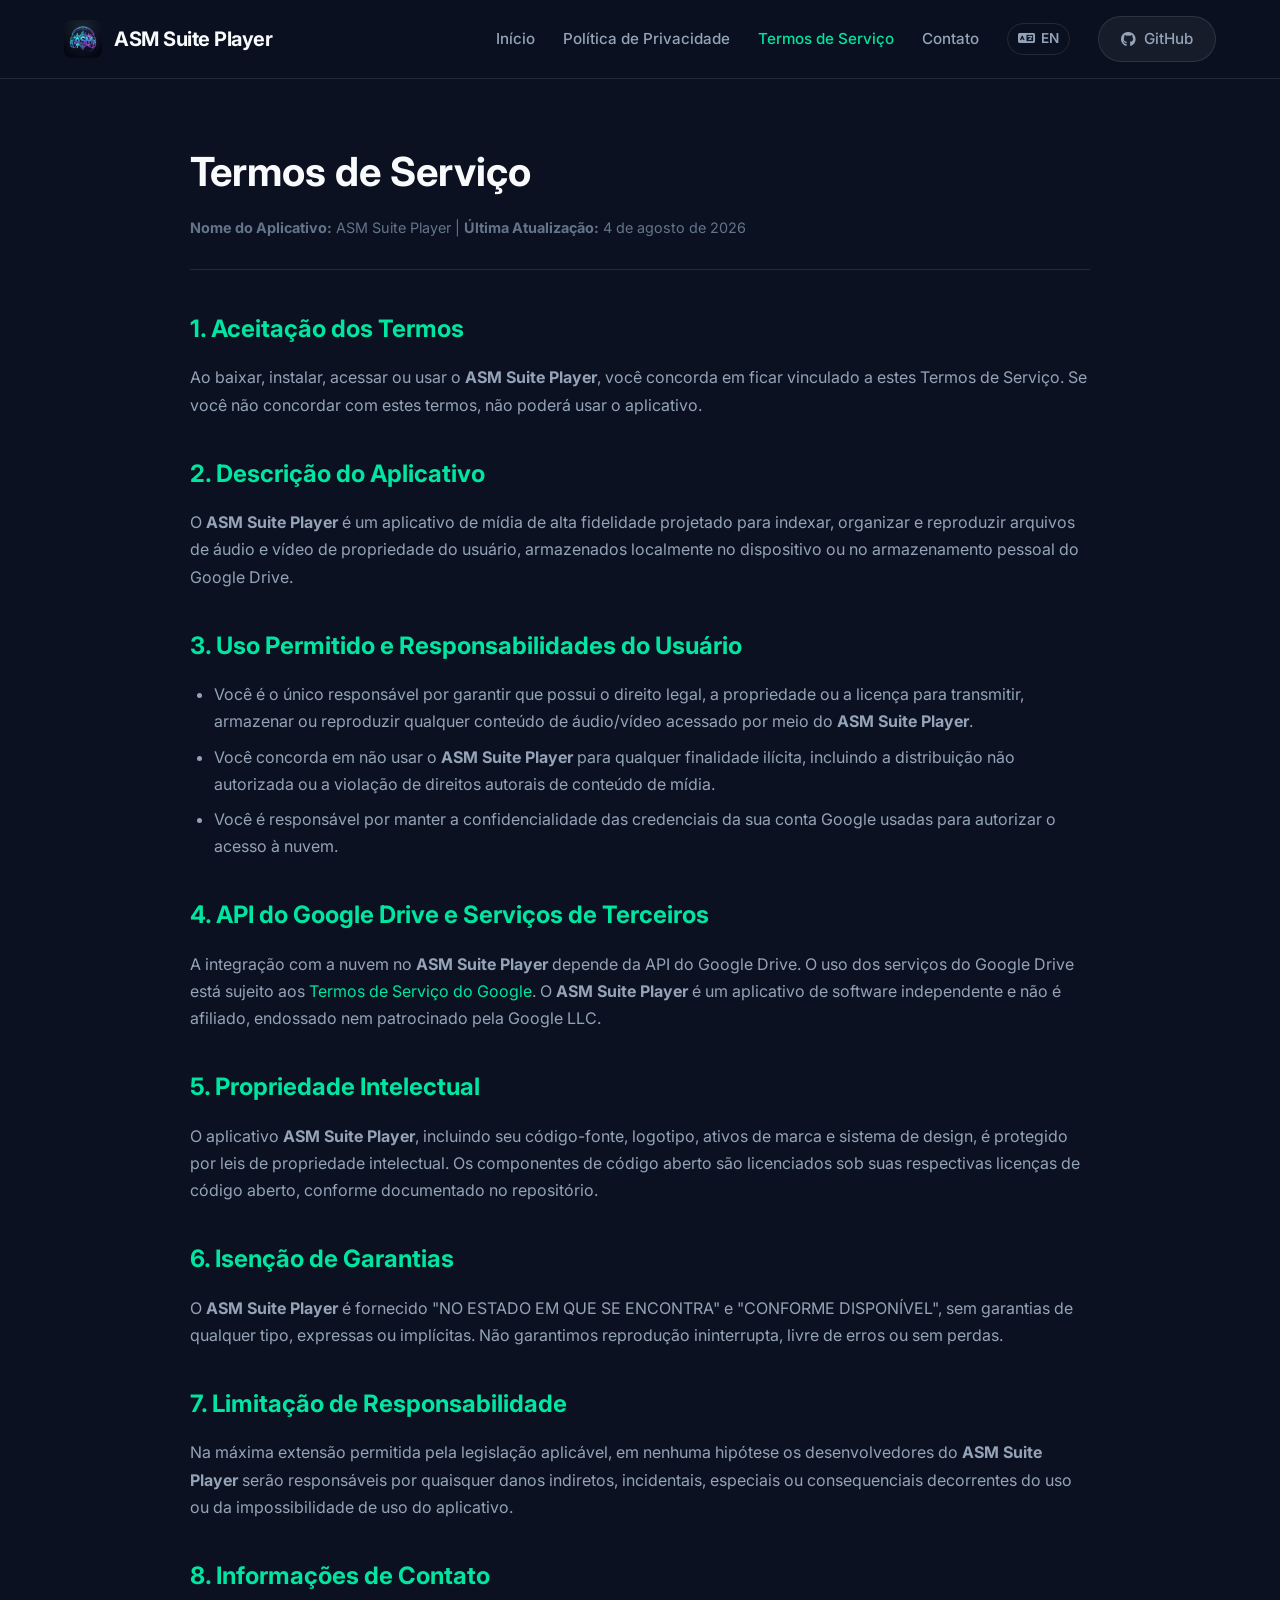
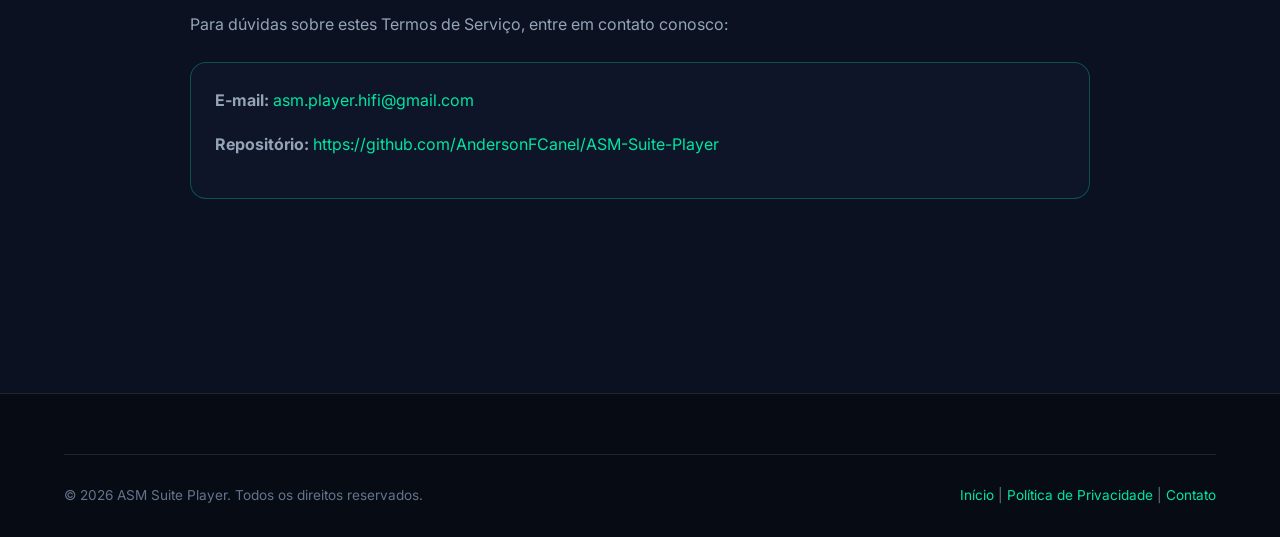
<file: pt/terms.html>
<!DOCTYPE html>
<html lang="pt-BR">
<head>
  <meta charset="UTF-8">
  <meta name="viewport" content="width=device-width, initial-scale=1.0">
  <title>Termos de Serviço — ASM Suite Player</title>
  <meta name="description" content="Termos de Serviço e Contrato de Licença do ASM Suite Player.">
  <meta name="robots" content="index, follow">
  <meta name="google-site-verification" content="google3342b60c19189181">
  <meta name="google-site-verification" content="googlef283ab7d643a1a4c">
  <link rel="canonical" href="https://asmplayerhifi-sudo.github.io/asm-suite-player-site/pt/terms.html">
  <link rel="alternate" hreflang="pt-BR" href="https://asmplayerhifi-sudo.github.io/asm-suite-player-site/terms.html">
  <link rel="alternate" hreflang="pt" href="https://asmplayerhifi-sudo.github.io/asm-suite-player-site/pt/terms.html">
  <link rel="alternate" hreflang="x-default" href="https://asmplayerhifi-sudo.github.io/asm-suite-player-site/terms.html">

  <link rel="icon" type="image/png" href="../assets/images/logo.png">
  <link rel="manifest" href="../site.webmanifest">

  <link rel="preconnect" href="https://fonts.googleapis.com">
  <link rel="preconnect" href="https://fonts.gstatic.com" crossorigin>
  <link href="https://fonts.googleapis.com/css2?family=Inter:wght@400;500;600;700;800&display=swap" rel="stylesheet">
  <link rel="stylesheet" href="https://cdnjs.cloudflare.com/ajax/libs/font-awesome/6.4.0/css/all.min.css">

  <link rel="stylesheet" href="../assets/css/style.css">
</head>
<body>

  <!-- Navigation Bar -->
  <header class="navbar">
    <div class="container nav-container">
      <a href="index.html" class="brand-logo">
        <img src="../assets/images/logo.png" alt="Logotipo do ASM Suite Player">
        <span>ASM Suite Player</span>
      </a>

      <button class="mobile-toggle" id="mobileToggle" aria-label="Alternar navegação">
        <i class="fa-solid fa-bars"></i>
      </button>

      <ul class="nav-links" id="navLinks">
        <li><a href="index.html">Início</a></li>
        <li><a href="privacy.html">Política de Privacidade</a></li>
        <li><a href="terms.html" class="active">Termos de Serviço</a></li>
        <li><a href="contact.html">Contato</a></li>
        <li><a href="../terms.html" class="lang-switch" hreflang="pt-BR" lang="pt-BR" title="English"><i class="fa-solid fa-language"></i> EN</a></li>
        <li>
          <a href="https://github.com/AndersonFCanel/ASM-Suite-Player" target="_blank" rel="noopener" class="btn-outline">
            <i class="fa-brands fa-github"></i> GitHub
          </a>
        </li>
      </ul>
    </div>
  </header>

  <!-- Document Container -->
  <main class="container doc-container">
    <div class="doc-header">
      <h1>Termos de Serviço</h1>
      <p class="doc-meta">
        <strong>Nome do Aplicativo:</strong> ASM Suite Player | 
        <strong>Última Atualização:</strong> 4 de agosto de 2026
      </p>
    </div>

    <article class="doc-content">
      <h2>1. Aceitação dos Termos</h2>
      <p>
        Ao baixar, instalar, acessar ou usar o <strong>ASM Suite Player</strong>, você concorda em ficar vinculado a estes
        Termos de Serviço. Se você não concordar com estes termos, não poderá usar o aplicativo.
      </p>

      <h2>2. Descrição do Aplicativo</h2>
      <p>
        O <strong>ASM Suite Player</strong> é um aplicativo de mídia de alta fidelidade projetado para indexar, organizar e reproduzir
        arquivos de áudio e vídeo de propriedade do usuário, armazenados localmente no dispositivo ou no armazenamento pessoal do Google Drive.
      </p>

      <h2>3. Uso Permitido e Responsabilidades do Usuário</h2>
      <ul>
        <li>Você é o único responsável por garantir que possui o direito legal, a propriedade ou a licença para transmitir, armazenar ou reproduzir qualquer conteúdo de áudio/vídeo acessado por meio do <strong>ASM Suite Player</strong>.</li>
        <li>Você concorda em não usar o <strong>ASM Suite Player</strong> para qualquer finalidade ilícita, incluindo a distribuição não autorizada ou a violação de direitos autorais de conteúdo de mídia.</li>
        <li>Você é responsável por manter a confidencialidade das credenciais da sua conta Google usadas para autorizar o acesso à nuvem.</li>
      </ul>

      <h2>4. API do Google Drive e Serviços de Terceiros</h2>
      <p>
        A integração com a nuvem no <strong>ASM Suite Player</strong> depende da API do Google Drive. O uso dos serviços do Google Drive está sujeito aos
        <a href="https://policies.google.com/terms" target="_blank" rel="noopener">Termos de Serviço do Google</a>.
        O <strong>ASM Suite Player</strong> é um aplicativo de software independente e não é afiliado, endossado nem patrocinado pela Google LLC.
      </p>

      <h2>5. Propriedade Intelectual</h2>
      <p>
        O aplicativo <strong>ASM Suite Player</strong>, incluindo seu código-fonte, logotipo, ativos de marca e sistema de design, é protegido por leis de propriedade intelectual.
        Os componentes de código aberto são licenciados sob suas respectivas licenças de código aberto, conforme documentado no repositório.
      </p>

      <h2>6. Isenção de Garantias</h2>
      <p>
        O <strong>ASM Suite Player</strong> é fornecido "NO ESTADO EM QUE SE ENCONTRA" e "CONFORME DISPONÍVEL", sem garantias de qualquer tipo, expressas ou implícitas.
        Não garantimos reprodução ininterrupta, livre de erros ou sem perdas.
      </p>

      <h2>7. Limitação de Responsabilidade</h2>
      <p>
        Na máxima extensão permitida pela legislação aplicável, em nenhuma hipótese os desenvolvedores do <strong>ASM Suite Player</strong> serão responsáveis por quaisquer danos indiretos, incidentais,
        especiais ou consequenciais decorrentes do uso ou da impossibilidade de uso do aplicativo.
      </p>

      <h2>8. Informações de Contato</h2>
      <p>
        Para dúvidas sobre estes Termos de Serviço, entre em contato conosco:
      </p>
      <div class="doc-box">
        <p><strong>E-mail:</strong> <a href="mailto:asm.player.hifi@gmail.com">asm.player.hifi@gmail.com</a></p>
        <p><strong>Repositório:</strong> <a href="https://github.com/AndersonFCanel/ASM-Suite-Player" target="_blank" rel="noopener">https://github.com/AndersonFCanel/ASM-Suite-Player</a></p>
      </div>
    </article>
  </main>

  <!-- Footer -->
  <footer class="footer">
    <div class="container">
      <div class="footer-bottom">
        <div>&copy; 2026 ASM Suite Player. Todos os direitos reservados.</div>
        <div><a href="index.html">Início</a> | <a href="privacy.html">Política de Privacidade</a> | <a href="contact.html">Contato</a></div>
      </div>
    </div>
  </footer>

  <script src="../assets/js/main.js"></script>
</body>
</html>
</file>
<file: assets/css/style.css>
/* ══════════════════════════════════════════════════════════════════════════════
   ASM Suite Player — Design System & Custom Stylesheet
   Theme: Hi-Fi Studio Dark / Glassmorphism / Vibrant Accents
   ══════════════════════════════════════════════════════════════════════════════ */

:root {
  --bg-main: #0B1120;
  --bg-surface: #0F172A;
  --bg-card: rgba(30, 41, 59, 0.7);
  --bg-card-hover: rgba(51, 65, 85, 0.8);
  --border-color: rgba(255, 255, 255, 0.1);
  --border-active: rgba(0, 229, 160, 0.4);
  
  --text-main: #F8FAFC;
  --text-muted: #94A3B8;
  --text-dim: #64748B;
  
  --accent-cyan: #00E5A0;
  --accent-blue: #00B4D8;
  --accent-gold: #FFD54F;
  --accent-purple: #A855F7;
  
  --grad-cyan: linear-gradient(135deg, #00E5A0 0%, #00B4D8 100%);
  --grad-gold: linear-gradient(135deg, #FFD54F 0%, #FF9800 100%);
  --grad-dark: linear-gradient(180deg, #0B1120 0%, #0F172A 100%);
  --grad-hero: radial-gradient(circle at 50% 20%, rgba(0, 229, 160, 0.15) 0%, rgba(11, 17, 32, 0) 70%);

  --font-family: 'Inter', -apple-system, BlinkMacSystemFont, "Segoe UI", Roboto, sans-serif;
  --radius-sm: 8px;
  --radius-md: 16px;
  --radius-lg: 24px;
  --shadow-glow: 0 0 25px rgba(0, 229, 160, 0.25);
  --transition: all 0.3s cubic-bezier(0.4, 0, 0.2, 1);
}

/* ── Reset Base ── */
*, *::before, *::after {
  box-sizing: border-box;
  margin: 0;
  padding: 0;
}

html {
  scroll-behavior: smooth;
  font-size: 16px;
}

body {
  font-family: var(--font-family);
  background-color: var(--bg-main);
  color: var(--text-main);
  line-height: 1.6;
  overflow-x: hidden;
  -webkit-font-smoothing: antialiased;
}

a {
  color: var(--accent-cyan);
  text-decoration: none;
  transition: var(--transition);
}

a:hover {
  color: #38BDF8;
}

/* ── Container Layout ── */
.container {
  max-width: 1200px;
  margin: 0 auto;
  padding: 0 24px;
}

/* ── Header & Navigation ── */
.navbar {
  position: fixed;
  top: 0;
  left: 0;
  width: 100%;
  z-index: 1000;
  background: rgba(11, 17, 32, 0.85);
  backdrop-filter: blur(16px);
  border-bottom: 1px solid var(--border-color);
  padding: 16px 0;
  transition: var(--transition);
}

.nav-container {
  display: flex;
  justify-content: space-between;
  align-items: center;
}

.brand-logo {
  display: flex;
  align-items: center;
  gap: 12px;
  font-weight: 700;
  font-size: 1.25rem;
  color: var(--text-main);
  letter-spacing: -0.5px;
}

.brand-logo img {
  width: 38px;
  height: 38px;
  border-radius: 8px;
}

.nav-links {
  display: flex;
  align-items: center;
  gap: 28px;
  list-style: none;
}

.nav-links a {
  color: var(--text-muted);
  font-weight: 500;
  font-size: 0.95rem;
}

.nav-links a:hover,
.nav-links a.active {
  color: var(--accent-cyan);
}

.btn-cta {
  display: inline-flex;
  align-items: center;
  gap: 8px;
  background: var(--grad-cyan);
  color: #04121E;
  font-weight: 700;
  padding: 10px 22px;
  border-radius: 50px;
  box-shadow: 0 4px 15px rgba(0, 229, 160, 0.3);
  transition: var(--transition);
}

.btn-cta:hover {
  transform: translateY(-2px);
  box-shadow: var(--shadow-glow);
  color: #04121E;
}

.btn-outline {
  display: inline-flex;
  align-items: center;
  gap: 8px;
  background: rgba(255, 255, 255, 0.05);
  border: 1px solid var(--border-color);
  color: var(--text-main);
  font-weight: 600;
  padding: 10px 22px;
  border-radius: 50px;
  transition: var(--transition);
}

.btn-outline:hover {
  background: rgba(255, 255, 255, 0.1);
  border-color: var(--accent-cyan);
  color: var(--accent-cyan);
}

/* Hamburger Mobile Toggle */
.mobile-toggle {
  display: none;
  background: none;
  border: none;
  color: var(--text-main);
  font-size: 1.5rem;
  cursor: pointer;
}

/* ── Hero Section ── */
.hero {
  position: relative;
  padding: 160px 0 100px;
  background: var(--grad-hero);
  text-align: center;
}

.hero-badge {
  display: inline-flex;
  align-items: center;
  gap: 8px;
  background: rgba(0, 229, 160, 0.1);
  border: 1px solid rgba(0, 229, 160, 0.3);
  color: var(--accent-cyan);
  padding: 6px 16px;
  border-radius: 50px;
  font-size: 0.85rem;
  font-weight: 600;
  margin-bottom: 24px;
  text-transform: uppercase;
  letter-spacing: 0.5px;
}

.hero-title {
  font-size: 3.5rem;
  font-weight: 800;
  line-height: 1.15;
  letter-spacing: -1.5px;
  margin-bottom: 20px;
  background: linear-gradient(180deg, #FFFFFF 0%, #CBD5E1 100%);
  -webkit-background-clip: text;
  -webkit-text-fill-color: transparent;
}

.hero-subtitle {
  font-size: 1.25rem;
  color: var(--text-muted);
  max-width: 760px;
  margin: 0 auto 36px;
  font-weight: 400;
}

.hero-actions {
  display: flex;
  justify-content: center;
  gap: 16px;
  flex-wrap: wrap;
  margin-bottom: 48px;
}

.hero-card-preview {
  margin-top: 40px;
  background: var(--bg-card);
  border: 1px solid var(--border-color);
  border-radius: var(--radius-lg);
  padding: 32px;
  backdrop-filter: blur(20px);
  box-shadow: 0 20px 40px rgba(0, 0, 0, 0.5);
  text-align: left;
}

.privacy-banner-box {
  background: rgba(0, 229, 160, 0.05);
  border: 1px stroke rgba(0, 229, 160, 0.2);
  border-left: 4px solid var(--accent-cyan);
  border-radius: var(--radius-sm);
  padding: 16px 20px;
  margin-top: 24px;
  font-size: 0.95rem;
  color: #E2E8F0;
}

/* ── Section Titles ── */
.section {
  padding: 90px 0;
}

.section-title {
  font-size: 2.25rem;
  font-weight: 700;
  text-align: center;
  margin-bottom: 16px;
  letter-spacing: -0.5px;
}

.section-subtitle {
  font-size: 1.1rem;
  color: var(--text-muted);
  text-align: center;
  max-width: 680px;
  margin: 0 auto 60px;
}

/* ── Feature Cards Grid ── */
.grid-cards {
  display: grid;
  grid-template-columns: repeat(auto-fit, minmax(320px, 1fr));
  gap: 24px;
}

.card {
  background: var(--bg-card);
  border: 1px solid var(--border-color);
  border-radius: var(--radius-md);
  padding: 28px;
  transition: var(--transition);
  position: relative;
  overflow: hidden;
}

.card:hover {
  background: var(--bg-card-hover);
  border-color: var(--border-active);
  transform: translateY(-4px);
}

.card-icon {
  width: 52px;
  height: 52px;
  border-radius: 12px;
  background: rgba(0, 229, 160, 0.1);
  color: var(--accent-cyan);
  display: flex;
  align-items: center;
  justify-content: center;
  font-size: 1.5rem;
  margin-bottom: 20px;
}

.card-title {
  font-size: 1.25rem;
  font-weight: 700;
  margin-bottom: 10px;
}

.card-desc {
  font-size: 0.95rem;
  color: var(--text-muted);
  line-height: 1.5;
}

/* ── How it works flow ── */
.workflow-steps {
  display: flex;
  flex-direction: column;
  gap: 20px;
  max-width: 800px;
  margin: 0 auto;
}

.step-item {
  display: flex;
  align-items: flex-start;
  gap: 20px;
  background: var(--bg-card);
  border: 1px solid var(--border-color);
  border-radius: var(--radius-md);
  padding: 24px;
}

.step-number {
  width: 44px;
  height: 44px;
  border-radius: 50%;
  background: var(--grad-cyan);
  color: #04121E;
  font-weight: 800;
  display: flex;
  align-items: center;
  justify-content: center;
  font-size: 1.1rem;
  flex-shrink: 0;
}

.step-content h3 {
  font-size: 1.15rem;
  margin-bottom: 6px;
}

.step-content p {
  color: var(--text-muted);
  font-size: 0.95rem;
}

/* ── Policy Document Layout ── */
.doc-container {
  padding: 140px 0 90px;
  max-width: 900px;
}

.doc-header {
  border-bottom: 1px solid var(--border-color);
  padding-bottom: 30px;
  margin-bottom: 40px;
}

.doc-header h1 {
  font-size: 2.5rem;
  margin-bottom: 12px;
}

.doc-meta {
  color: var(--text-dim);
  font-size: 0.9rem;
}

.doc-content h2 {
  font-size: 1.5rem;
  color: var(--accent-cyan);
  margin: 36px 0 16px;
}

.doc-content h3 {
  font-size: 1.15rem;
  margin: 24px 0 12px;
}

.doc-content p, .doc-content ul {
  color: var(--text-muted);
  margin-bottom: 16px;
  font-size: 1rem;
  line-height: 1.7;
}

.doc-content ul {
  padding-left: 24px;
}

.doc-content li {
  margin-bottom: 8px;
}

.doc-box {
  background: rgba(15, 23, 42, 0.9);
  border: 1px solid rgba(0, 229, 160, 0.3);
  border-radius: var(--radius-md);
  padding: 24px;
  margin: 24px 0;
}

/* ── Footer ── */
.footer {
  background: #070B14;
  border-top: 1px solid var(--border-color);
  padding: 60px 0 30px;
  margin-top: 80px;
}

.footer-grid {
  display: grid;
  grid-template-columns: 2fr repeat(3, 1fr);
  gap: 40px;
  margin-bottom: 50px;
}

.footer-brand h3 {
  font-size: 1.25rem;
  margin-bottom: 12px;
}

.footer-brand p {
  color: var(--text-dim);
  font-size: 0.9rem;
  max-width: 320px;
}

.footer-col h4 {
  font-size: 1rem;
  margin-bottom: 16px;
  color: var(--text-main);
}

.footer-col ul {
  list-style: none;
}

.footer-col li {
  margin-bottom: 10px;
}

.footer-col a {
  color: var(--text-muted);
  font-size: 0.9rem;
}

.footer-col a:hover {
  color: var(--accent-cyan);
}

.footer-bottom {
  border-top: 1px solid var(--border-color);
  padding-top: 30px;
  display: flex;
  justify-content: space-between;
  align-items: center;
  color: var(--text-dim);
  font-size: 0.85rem;
}

/* ── Responsiveness ── */
@media (max-width: 900px) {
  .hero-title { font-size: 2.5rem; }
  .footer-grid { grid-template-columns: 1fr 1fr; }
}

@media (max-width: 640px) {
  .hero-title { font-size: 2rem; }
  .mobile-toggle { display: block; }
  .nav-links {
    display: none;
    position: absolute;
    top: 100%;
    left: 0;
    width: 100%;
    background: #0B1120;
    flex-direction: column;
    padding: 24px;
    border-bottom: 1px solid var(--border-color);
  }
  .nav-links.active { display: flex; }
  .footer-grid { grid-template-columns: 1fr; }
  .footer-bottom { flex-direction: column; gap: 12px; text-align: center; }
}

/* Language switcher (PT/EN) */
.nav-links a.lang-switch {
  display: inline-flex;
  align-items: center;
  gap: 6px;
  padding: 4px 10px;
  border: 1px solid var(--border-color);
  border-radius: 999px;
  font-weight: 600;
  font-size: 0.85rem;
}
.nav-links a.lang-switch:hover {
  border-color: var(--accent-cyan);
  color: var(--accent-cyan);
}
</file>
